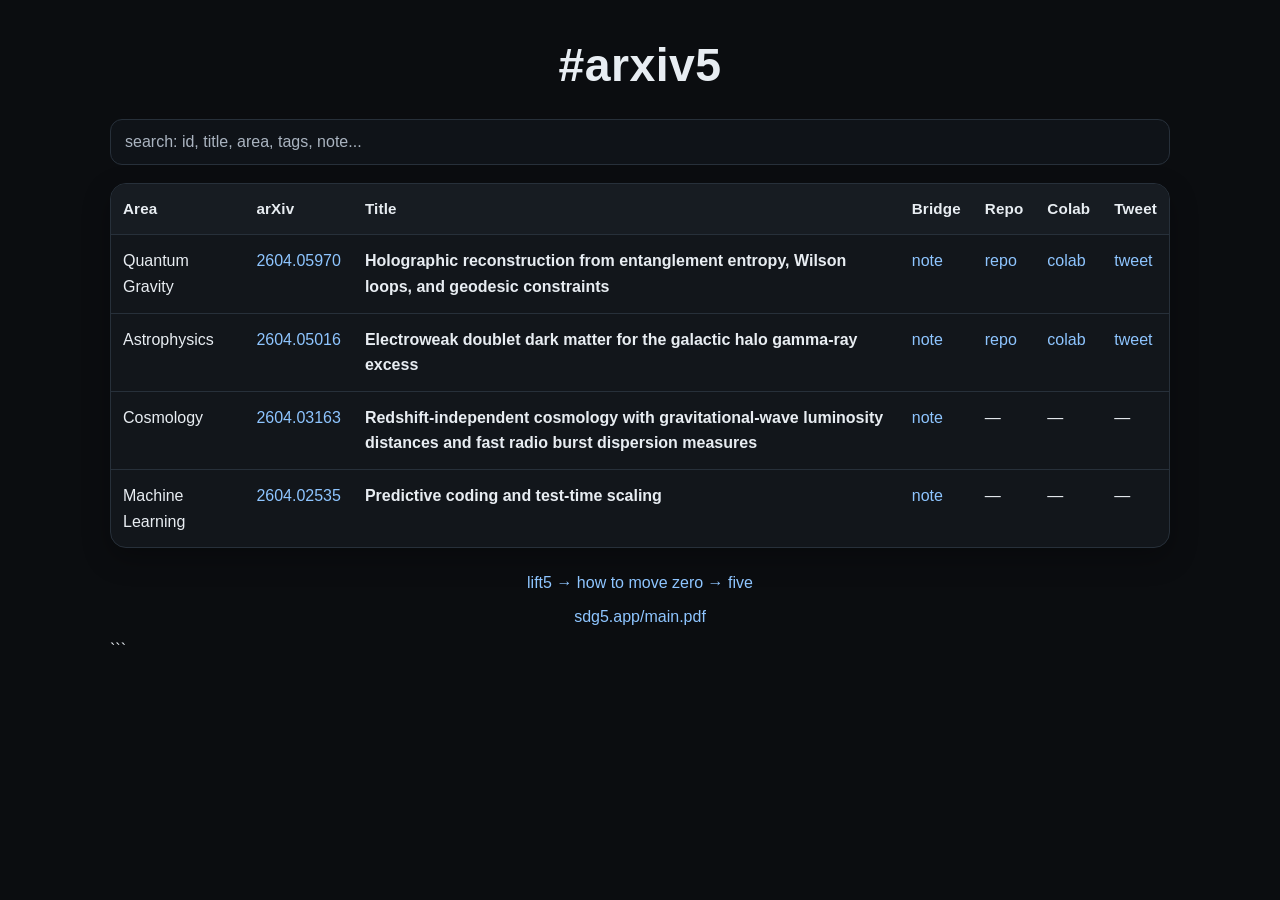
<file: arxiv/index.html>
<!DOCTYPE html>

<html lang="en">
<head>
  <meta charset="UTF-8" />
  <meta name="viewport" content="width=device-width, initial-scale=1.0" />
  <title>arxiv5 | sdg5.app</title>

  <!-- Absolute paths for /arxiv -->

  <link rel="stylesheet" href="styles.css" />
</head>
<body>

  <main class="container">

<!-- ``` -->
<!-- Header -->
<header class="hero">
  <h1>#arxiv5</h1>
<!--
  <p class="tagline">
    arXiv → bridge → engagement
  </p>

  <p class="subtag">
    signal &gt; noise <span class="angle">45° 📐</span>
  </p>

  <p class="goal">
    zero → five (lift5)
  </p>-->
</header>

<!-- Controls -->
<section class="controls">
  <input
    id="searchInput"
    type="text"
    placeholder="search: id, title, area, tags, note..."
  />
</section>

<!-- Table -->
<section class="table-wrap">
  <table id="papersTable">

    <thead>
      <tr>
        <th>Area</th>
        <th>arXiv</th>
        <th>Title</th>
        <th>Bridge</th>
        <th>Repo</th>
        <th>Colab</th>
        <th>Tweet</th>
      </tr>
    </thead>

    <tbody id="papersBody">
      <tr>
        <td colspan="7">Loading…</td>
      </tr>
    </tbody>

  </table>
</section>

<!-- Footer -->
<footer class="footer">
  <p>
    <a href="/arxiv/lift5.html">lift5 → how to move zero → five</a>
  </p>

  <p>
    <a href="/main.pdf" target="_blank">
      sdg5.app/main.pdf
    </a>
  </p>
</footer>
```

  </main>

  <!-- Absolute path -->

  <script src="/arxiv/app.js"></script>

</body>
</html>
</file>
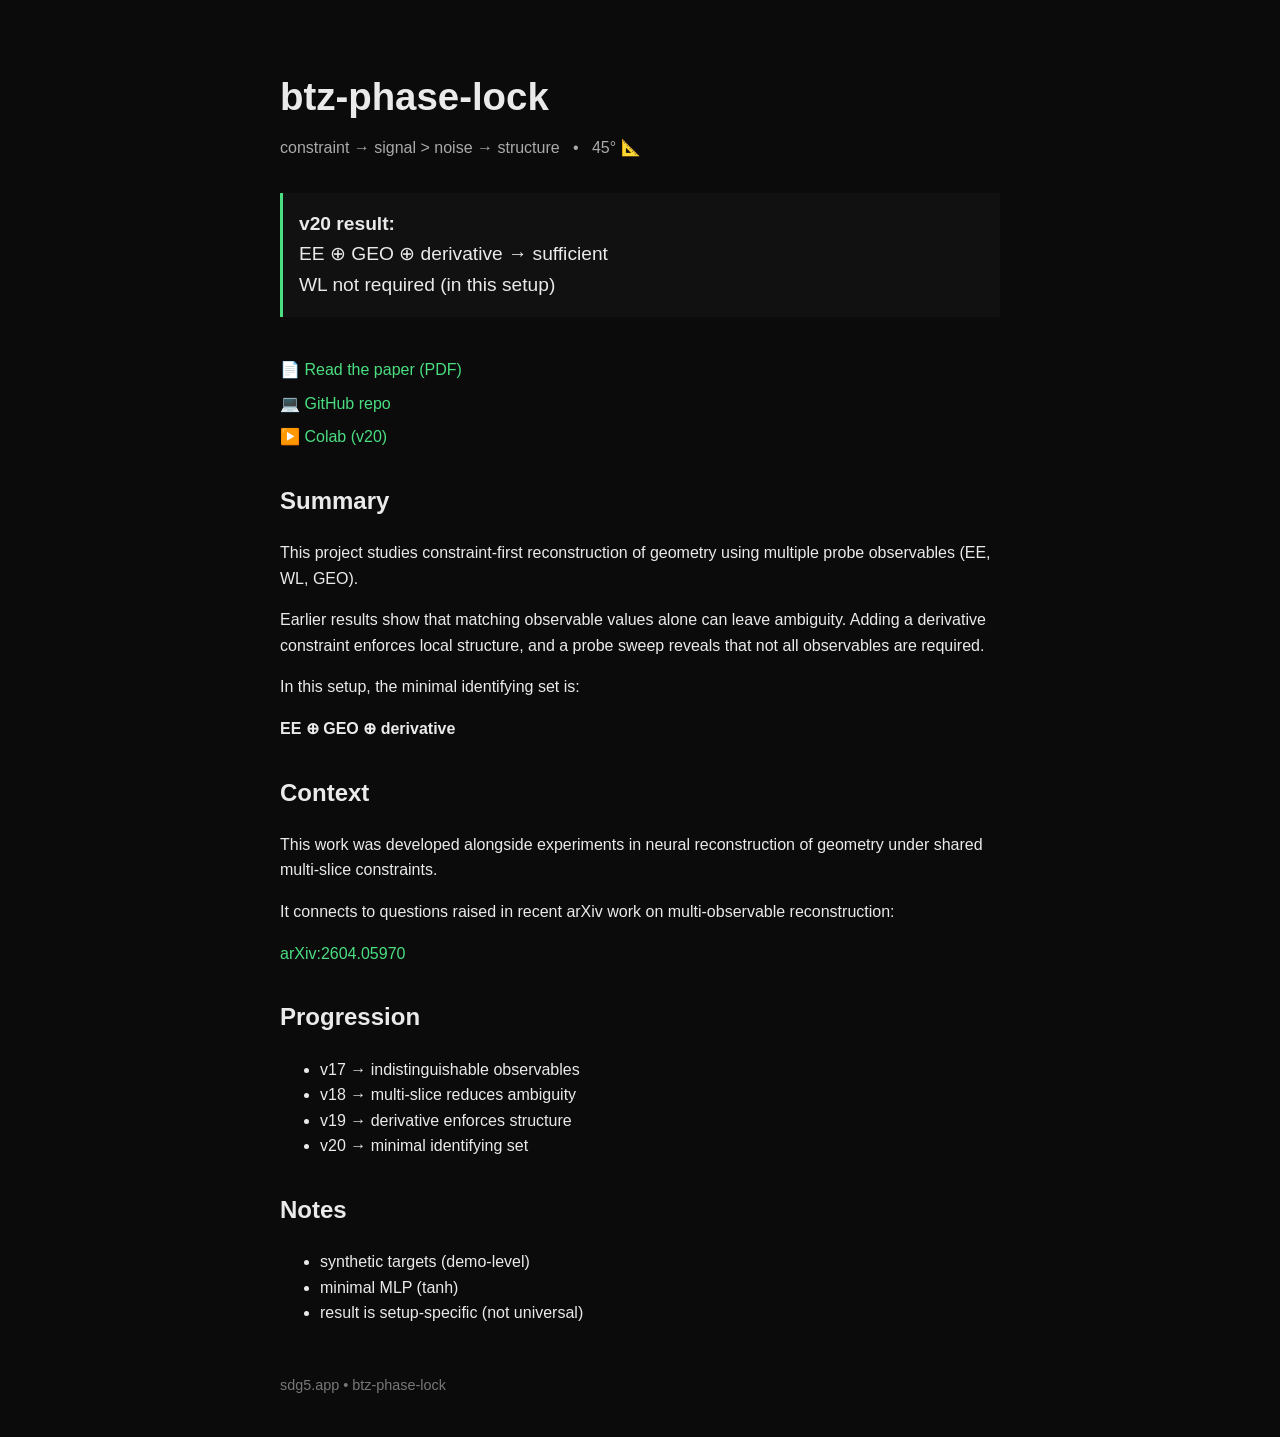
<file: btz-phase-lock/index.html>
<!DOCTYPE html>
<html lang="en">
<head>
  <meta charset="UTF-8" />
  <meta name="viewport" content="width=device-width, initial-scale=1.0" />
  <title>btz-phase-lock — Minimal Identifying Set</title>

  <style>
    body {
      margin: 0;
      font-family: -apple-system, BlinkMacSystemFont, sans-serif;
      background: #0b0b0c;
      color: #eaeaea;
      display: flex;
      justify-content: center;
    }

    .container {
      max-width: 720px;
      padding: 40px 20px;
      line-height: 1.6;
    }

    h1 {
      font-size: 2.4rem;
      margin-bottom: 0.5rem;
    }

    .tagline {
      color: #aaa;
      margin-bottom: 2rem;
    }

    .claim {
      font-size: 1.2rem;
      margin: 2rem 0;
      padding: 1rem;
      border-left: 3px solid #4ade80;
      background: #111;
    }

    a {
      color: #4ade80;
      text-decoration: none;
    }

    a:hover {
      text-decoration: underline;
    }

    .section {
      margin-top: 2rem;
    }

    .links a {
      display: inline-block;
      margin-right: 12px;
      margin-top: 8px;
    }

    .footer {
      margin-top: 3rem;
      font-size: 0.9rem;
      color: #777;
    }
  </style>
</head>
<body>

  <div class="container">

    <h1>btz-phase-lock</h1>

    <div class="tagline">
      constraint → signal &gt; noise → structure &nbsp; • &nbsp; 45° 📐
    </div>

    <div class="claim">
      <b>v20 result:</b><br/>
      EE ⊕ GEO ⊕ derivative → sufficient<br/>
      WL not required (in this setup)
    </div>

    <div class="links">
      📄 <a href="./main.pdf">Read the paper (PDF)</a><br/>
      💻 <a href="https://github.com/thinkthoughts/btz-phase-lock">GitHub repo</a><br/>
      ▶️ <a href="https://colab.research.google.com/github/thinkthoughts/btz-phase-lock/blob/main/ads4_phase_lock_v20_probe_sweep.ipynb">Colab (v20)</a>
    </div>

    <div class="section">
      <h2>Summary</h2>
      <p>
        This project studies constraint-first reconstruction of geometry using multiple probe observables (EE, WL, GEO).
      </p>
      <p>
        Earlier results show that matching observable values alone can leave ambiguity. Adding a derivative constraint enforces local structure, and a probe sweep reveals that not all observables are required.
      </p>
      <p>
        In this setup, the minimal identifying set is:
      </p>
      <p><b>EE ⊕ GEO ⊕ derivative</b></p>
    </div>

    <div class="section">
      <h2>Context</h2>
      <p>
        This work was developed alongside experiments in neural reconstruction of geometry under shared multi-slice constraints.
      </p>
      <p>
        It connects to questions raised in recent arXiv work on multi-observable reconstruction:
      </p>
      <p>
        <a href="https://arxiv.org/abs/2604.05970">arXiv:2604.05970</a>
      </p>
    </div>

    <div class="section">
      <h2>Progression</h2>
      <ul>
        <li>v17 → indistinguishable observables</li>
        <li>v18 → multi-slice reduces ambiguity</li>
        <li>v19 → derivative enforces structure</li>
        <li>v20 → minimal identifying set</li>
      </ul>
    </div>

    <div class="section">
      <h2>Notes</h2>
      <ul>
        <li>synthetic targets (demo-level)</li>
        <li>minimal MLP (tanh)</li>
        <li>result is setup-specific (not universal)</li>
      </ul>
    </div>

    <div class="footer">
      sdg5.app • btz-phase-lock
    </div>

  </div>

</body>
</html>
</file>
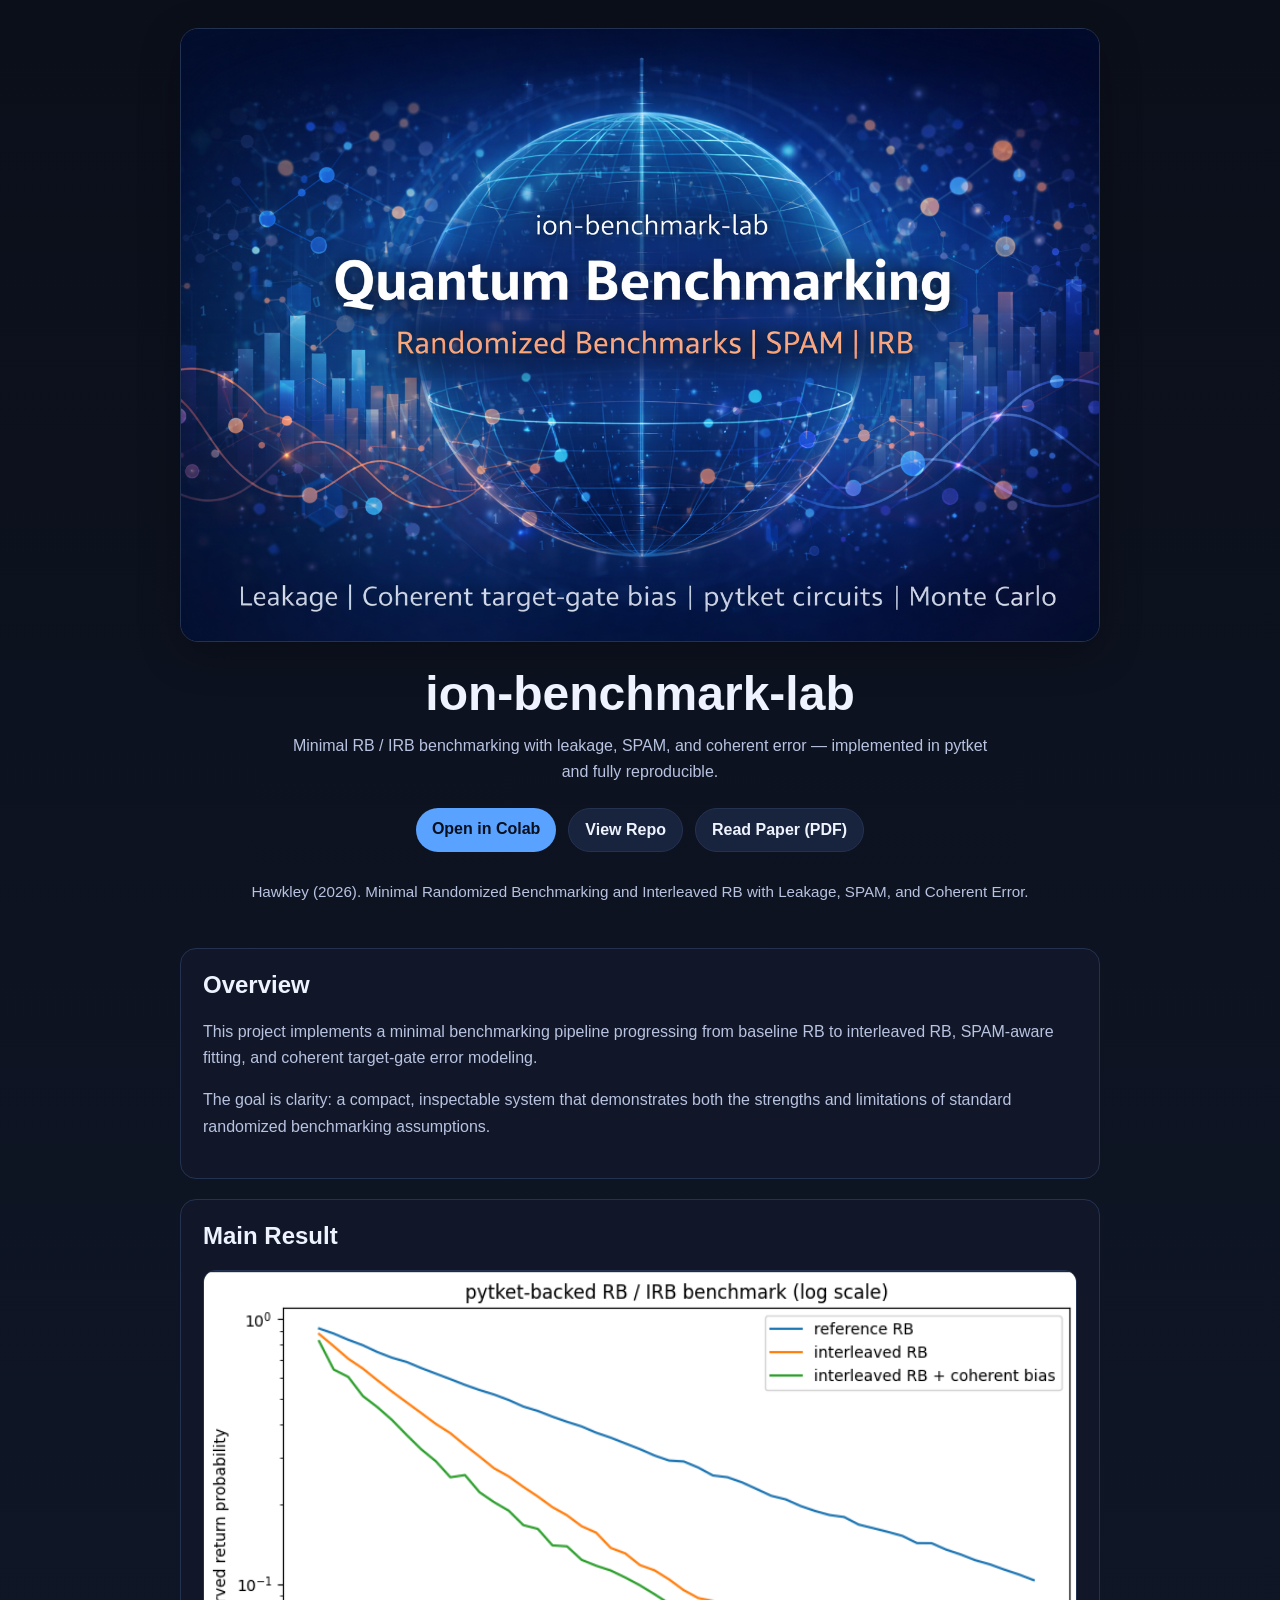
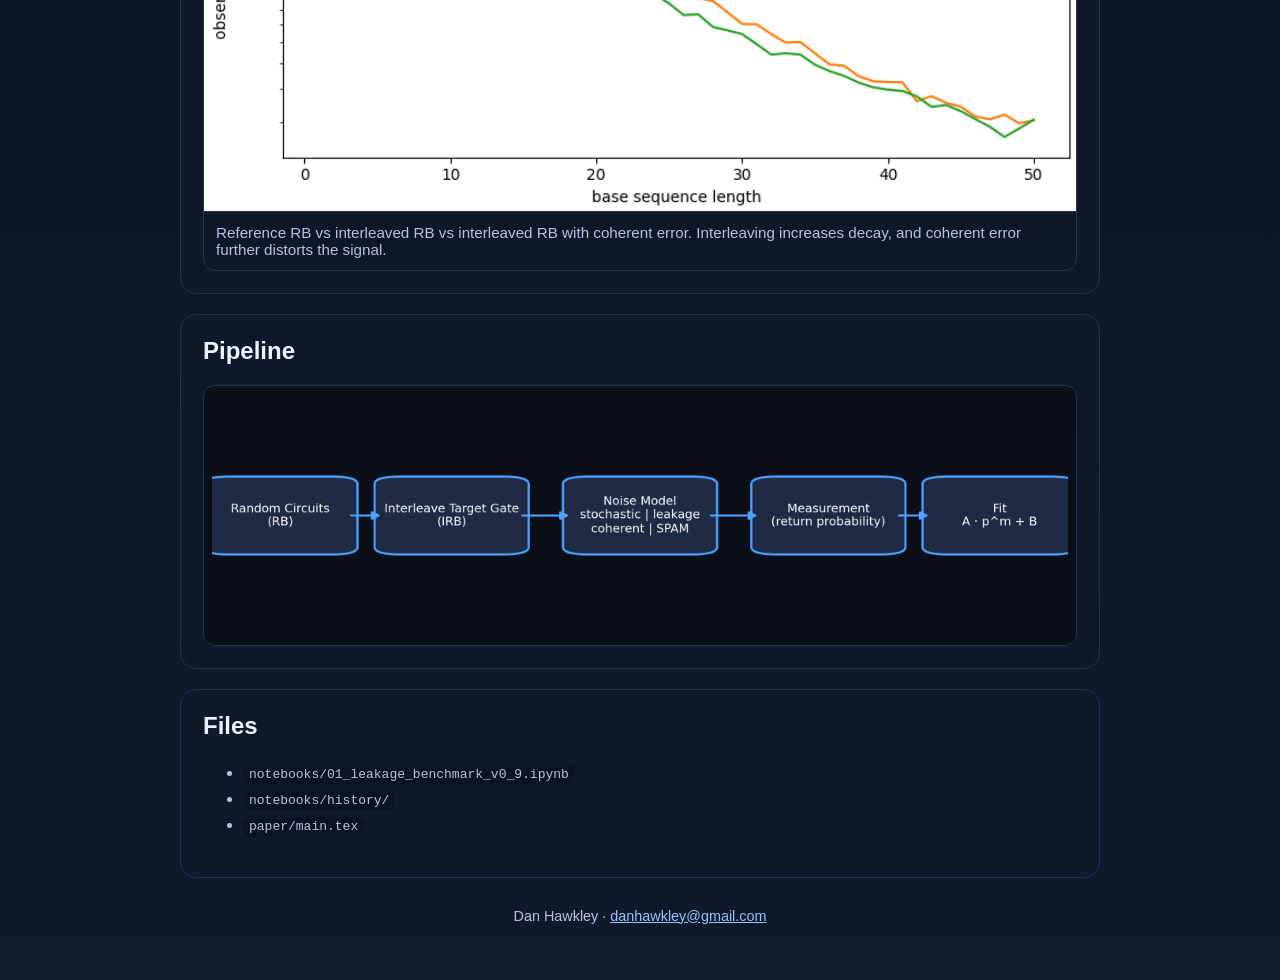
<file: ion-benchmark-lab/index.html>
<!DOCTYPE html>
<html lang="en">
<head>
  <meta charset="UTF-8" />
  <meta name="viewport" content="width=device-width, initial-scale=1.0" />
  <title>ion-benchmark-lab</title>

  <style>
    :root {
      --bg: #0b0f1a;
      --panel: #12182a;
      --text: #eef3ff;
      --muted: #b7c3e0;
      --accent: #5aa2ff;
      --line: #243252;
      --max: 960px;
    }

    * { box-sizing: border-box; }

    body {
      margin: 0;
      font-family: -apple-system, BlinkMacSystemFont, "Segoe UI", sans-serif;
      background: linear-gradient(180deg, #0b0f1a 0%, #111a2d 100%);
      color: var(--text);
    }

    .wrap {
      max-width: var(--max);
      margin: 0 auto;
      padding: 28px 20px 56px;
    }

    .banner {
      border-radius: 18px;
      overflow: hidden;
      border: 1px solid var(--line);
      box-shadow: 0 12px 40px rgba(0,0,0,0.25);
      margin-bottom: 24px;
    }

    .banner img {
      width: 100%;
      display: block;
    }

    h1 {
      text-align: center;
      font-size: clamp(2rem, 4vw, 3rem);
      margin: 10px 0 12px;
    }

    .subtitle {
      text-align: center;
      color: var(--muted);
      max-width: 720px;
      margin: 0 auto 24px;
      line-height: 1.6;
    }

    .actions {
      display: flex;
      justify-content: center;
      gap: 12px;
      flex-wrap: wrap;
      margin-bottom: 28px;
    }

    .btn {
      padding: 12px 16px;
      border-radius: 999px;
      text-decoration: none;
      color: var(--text);
      border: 1px solid var(--line);
      background: #18233d;
      font-weight: 600;
    }

    .btn.primary {
      background: var(--accent);
      color: #07101f;
      border: none;
    }

    .panel {
      background: rgba(18,24,42,0.85);
      border: 1px solid var(--line);
      border-radius: 16px;
      padding: 22px;
      margin-bottom: 20px;
    }

    h2 {
      margin-top: 0;
    }

    p, li {
      color: var(--muted);
      line-height: 1.65;
    }

    .figure {
      margin-top: 16px;
      border-radius: 12px;
      overflow: hidden;
      border: 1px solid var(--line);
    }

    .figure img {
      width: 100%;
      display: block;
    }

    .caption {
      padding: 12px;
      font-size: 0.95rem;
      border-top: 1px solid var(--line);
      color: var(--muted);
    }

    code {
      background: #0d1322;
      padding: 2px 6px;
      border-radius: 6px;
    }

    .footer {
      text-align: center;
      color: var(--muted);
      margin-top: 30px;
      font-size: 0.9rem;
    }

    a { color: #9ac4ff; }
  </style>
</head>

<body>
  <main class="wrap">

    <!-- Banner -->
    <div class="banner">
      <img src="./banner.png" alt="ion-benchmark-lab banner" />
    </div>

    <!-- Title -->
    <h1>ion-benchmark-lab</h1>

    <p class="subtitle">
      Minimal RB / IRB benchmarking with leakage, SPAM, and coherent error —
implemented in pytket and fully reproducible.
    </p>

    <!-- Buttons -->
    <div class="actions">
      <a class="btn primary" href="https://colab.research.google.com/github/thinkthoughts/ion-benchmark-lab/blob/main/notebooks/01_leakage_benchmark_v0_9.ipynb" target="_blank">
        Open in Colab
      </a>
      <a class="btn" href="https://github.com/thinkthoughts/ion-benchmark-lab" target="_blank">
        View Repo
      </a>
      <a class="btn" href="./main.pdf" target="_blank">
        Read Paper (PDF)
      </a>
      <p style="text-align:center; color:#b7c3e0; font-size:0.95rem;">
        Hawkley (2026). Minimal Randomized Benchmarking and Interleaved RB with Leakage, SPAM, and Coherent Error.
      </p>
    </div>

    <!-- Overview -->
    <div class="panel">
      <h2>Overview</h2>
      <p>
        This project implements a minimal benchmarking pipeline progressing from baseline RB
        to interleaved RB, SPAM-aware fitting, and coherent target-gate error modeling.
      </p>
      <p>
        The goal is clarity: a compact, inspectable system that demonstrates both the strengths
        and limitations of standard randomized benchmarking assumptions.
      </p>
    </div>

    <!-- Result -->
    <div class="panel">
      <h2>Main Result</h2>

      <div class="figure">
        <img src="./rb_irb_plot.png" alt="RB vs IRB plot" />
        <div class="caption">
          Reference RB vs interleaved RB vs interleaved RB with coherent error.
          Interleaving increases decay, and coherent error further distorts the signal.
        </div>
      </div>
    </div>

    <!-- Pipeline -->
    <div class="panel">
      <h2>Pipeline</h2>

      <div class="figure">
        <img src="./pipeline.png" alt="Benchmark pipeline diagram" />
      </div>
    </div>

    <!-- Files -->
    <div class="panel">
      <h2>Files</h2>
      <ul>
        <li><code>notebooks/01_leakage_benchmark_v0_9.ipynb</code></li>
        <li><code>notebooks/history/</code></li>
        <li><code>paper/main.tex</code></li>
      </ul>
    </div>

    <!-- Footer -->
    <div class="footer">
      Dan Hawkley · <a href="mailto:danhawkley@gmail.com">danhawkley@gmail.com</a>
    </div>

  </main>
</body>
</html>
</file>
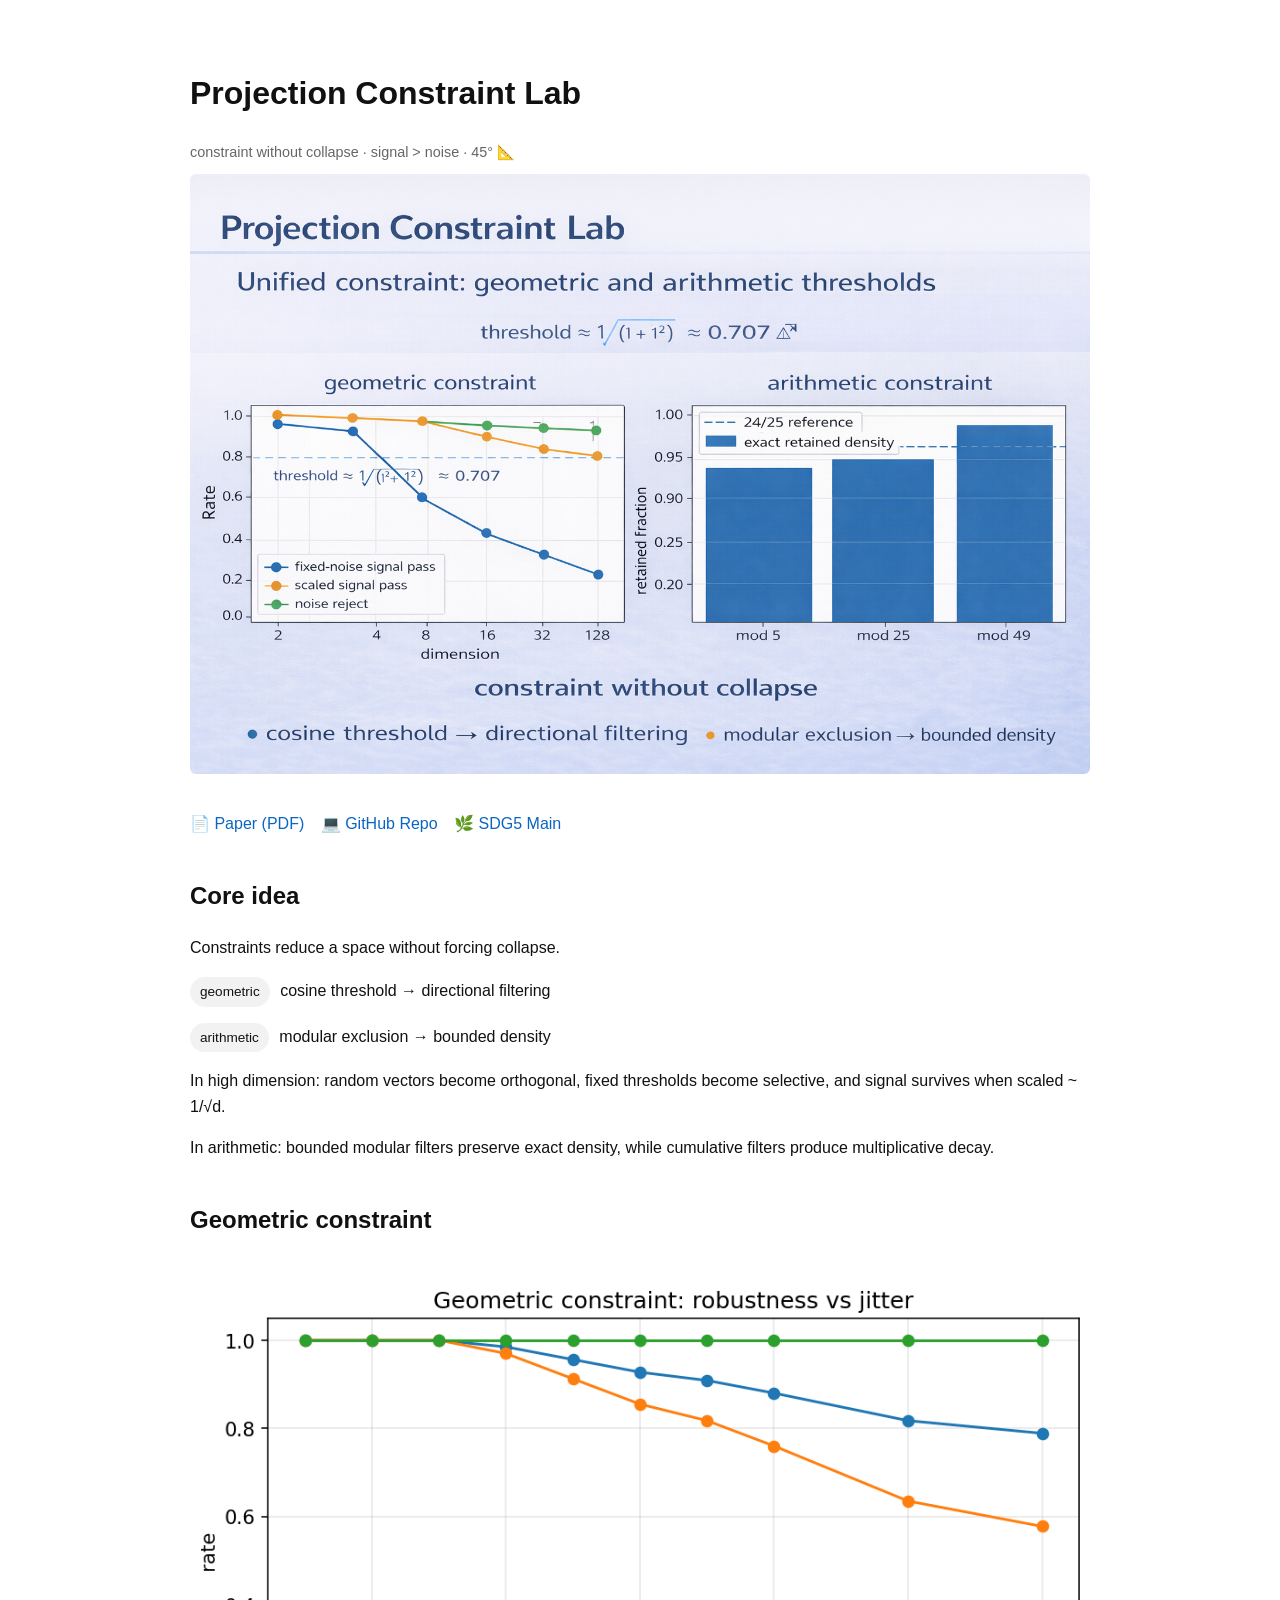
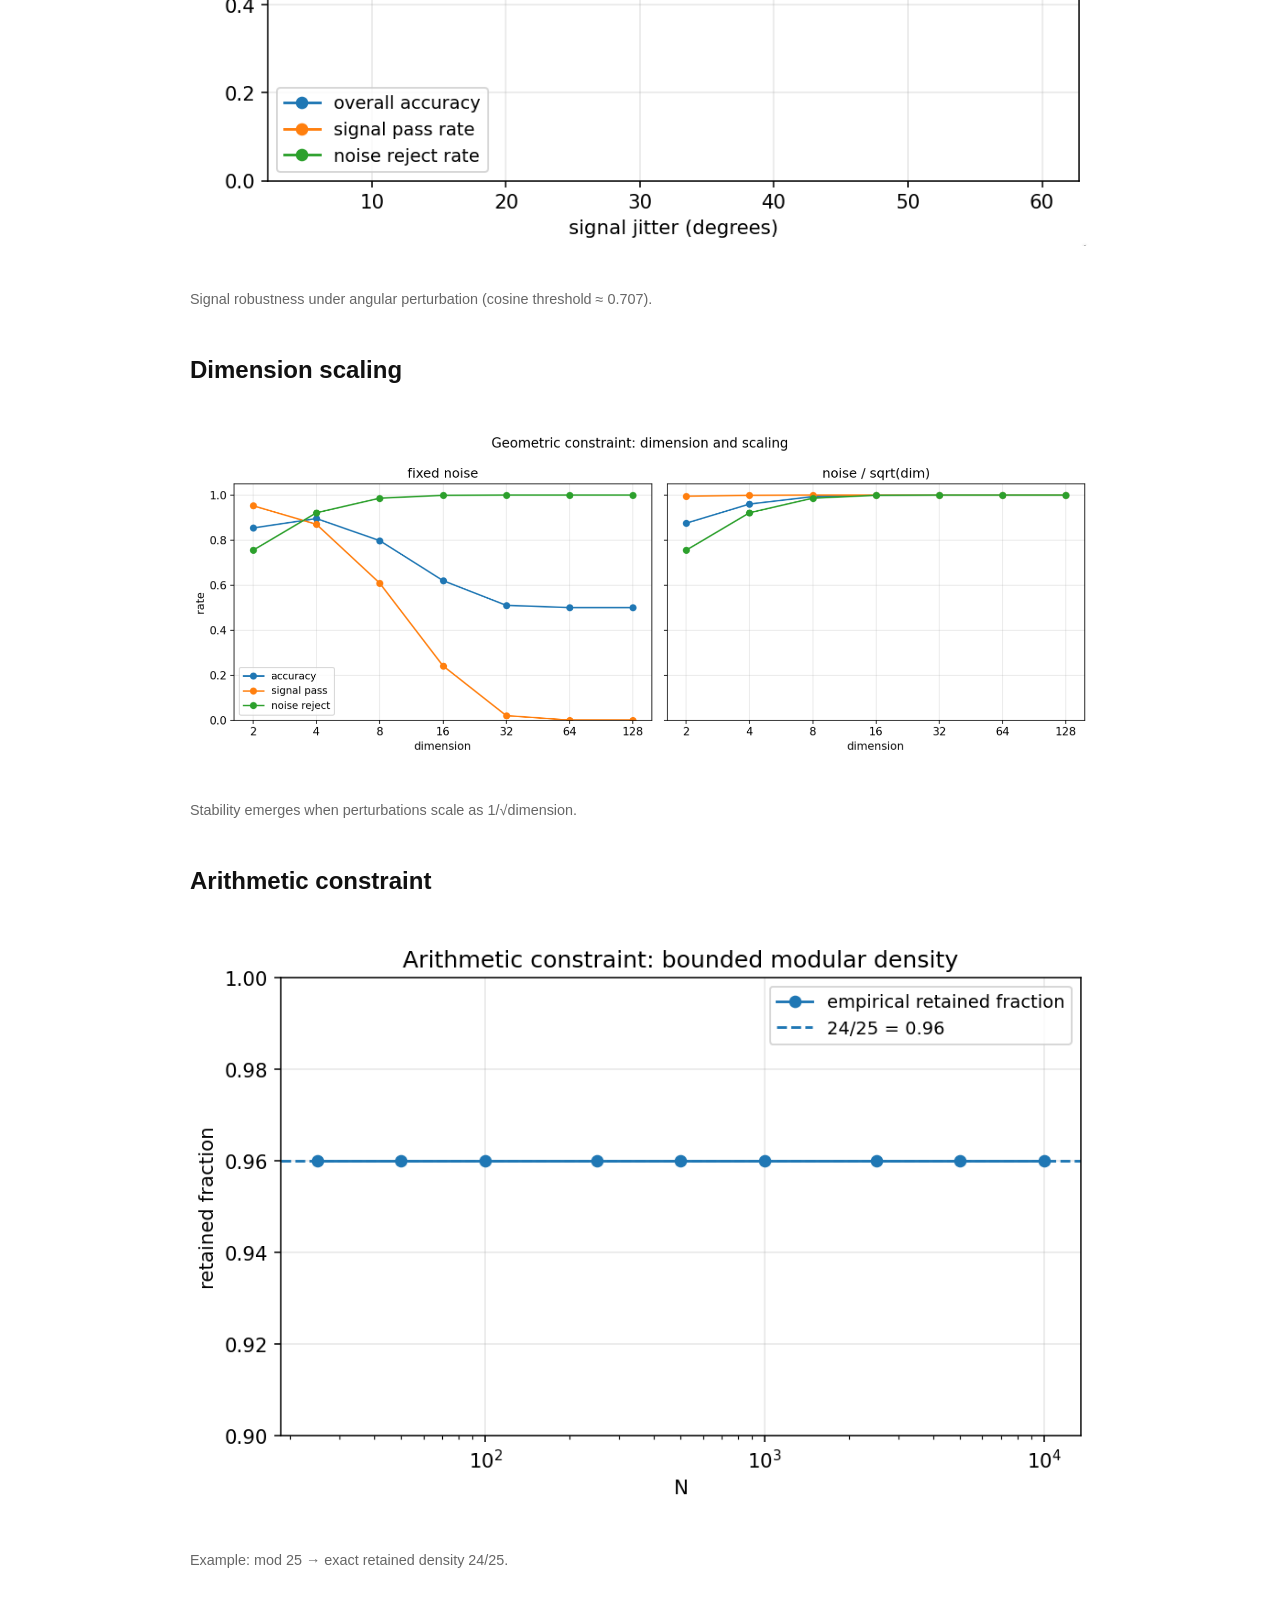
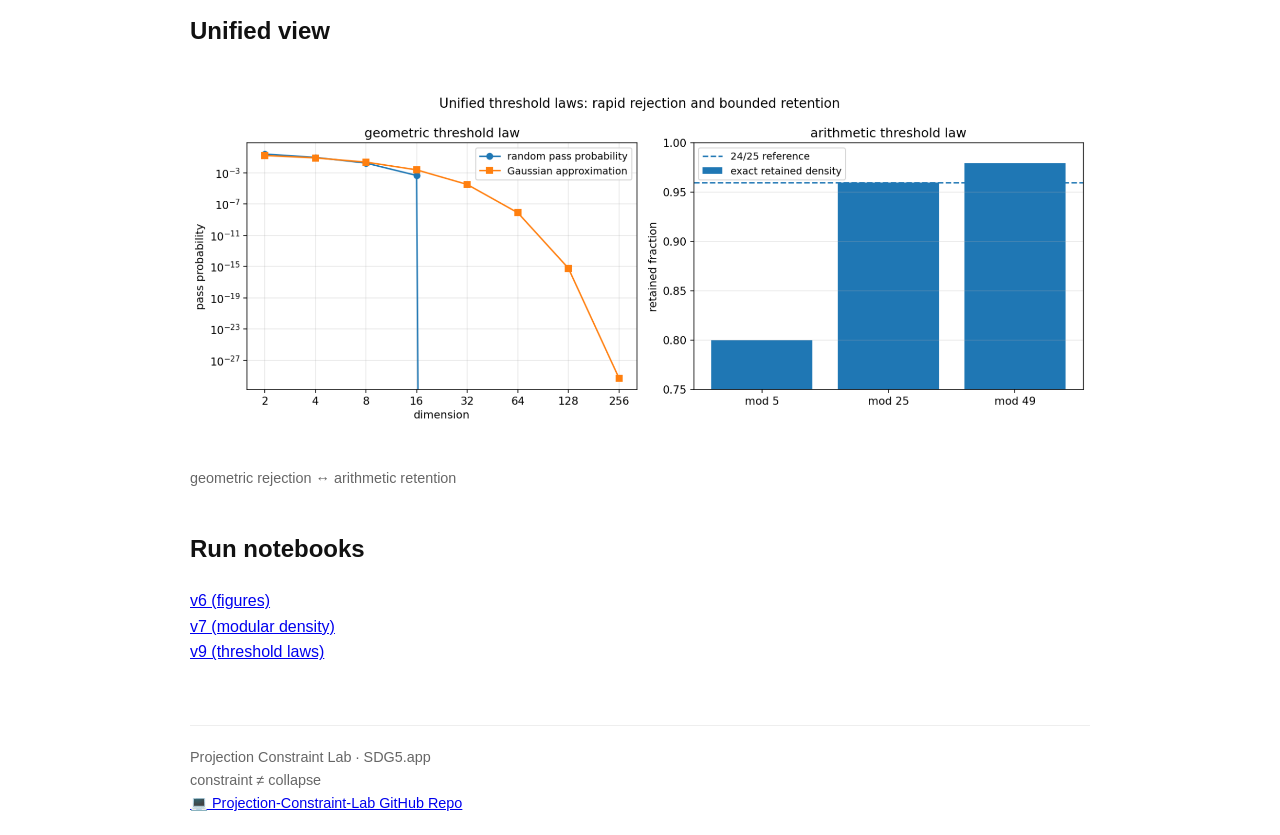
<file: projection-constraint-lab/index.html>
<!DOCTYPE html>
<html lang="en">
<head>
  <meta charset="UTF-8" />
  <meta name="viewport" content="width=device-width, initial-scale=1.0"/>
  <title>Projection Constraint Lab</title>

  <style>
    body {
      margin: 0;
      font-family: -apple-system, BlinkMacSystemFont, sans-serif;
      background: #ffffff;
      color: #111;
      line-height: 1.6;
    }

    .container {
      max-width: 900px;
      margin: 0 auto;
      padding: 20px;
    }

    h1, h2 {
      margin-top: 1.5em;
    }

    img {
      width: 100%;
      border-radius: 6px;
      margin: 20px 0;
    }

    .banner {
      margin-top: 10px;
    }

    .links a {
      display: inline-block;
      margin-right: 12px;
      margin-top: 10px;
      text-decoration: none;
      color: #0a66c2;
    }

    .section {
      margin-top: 40px;
    }

    .small {
      color: #666;
      font-size: 0.9em;
    }

    .footer {
      margin-top: 60px;
      padding-top: 20px;
      border-top: 1px solid #eee;
      font-size: 0.9em;
      color: #666;
    }

    .pill {
      display: inline-block;
      background: #f2f2f2;
      padding: 4px 10px;
      border-radius: 999px;
      margin-right: 6px;
      font-size: 0.85em;
    }
  </style>
</head>
<body>

<div class="container">

  <!-- TITLE -->
  <h1>Projection Constraint Lab</h1>

  <div class="small">
    constraint without collapse · signal &gt; noise · 45° 📐
  </div>

  <!-- BANNER -->
  <img class="banner" src="images/banner.png" alt="Projection Constraint Lab banner">

  <!-- LINKS -->
  <div class="links">
    <a href="main.pdf" target="_blank">📄 Paper (PDF)</a>
    <a href="https://github.com/thinkthoughts/projection-constraint-lab" target="_blank">💻 GitHub Repo</a>
    <a href="https://sdg5.app/main.pdf" target="_blank">🌿 SDG5 Main</a>
  </div>

  <!-- CORE IDEA -->
  <div class="section">
    <h2>Core idea</h2>

    <p>
      Constraints reduce a space without forcing collapse.
    </p>

    <p>
      <span class="pill">geometric</span>
      cosine threshold → directional filtering
    </p>

    <p>
      <span class="pill">arithmetic</span>
      modular exclusion → bounded density
    </p>

    <p>
      In high dimension:
      random vectors become orthogonal,
      fixed thresholds become selective,
      and signal survives when scaled ~ 1/√d.
    </p>

    <p>
      In arithmetic:
      bounded modular filters preserve exact density,
      while cumulative filters produce multiplicative decay.
    </p>
  </div>

  <!-- GEOMETRIC -->
  <div class="section">
    <h2>Geometric constraint</h2>

    <img src="images/figure_geometric_jitter.png" alt="Geometric constraint jitter">

    <p class="small">
      Signal robustness under angular perturbation (cosine threshold ≈ 0.707).
    </p>
  </div>

  <!-- DIMENSION -->
  <div class="section">
    <h2>Dimension scaling</h2>

    <img src="images/figure_dimension_scaling.png" alt="Dimension scaling">

    <p class="small">
      Stability emerges when perturbations scale as 1/√dimension.
    </p>
  </div>

  <!-- MODULAR -->
  <div class="section">
    <h2>Arithmetic constraint</h2>

    <img src="images/figure_modular_density.png" alt="Modular density">

    <p class="small">
      Example: mod 25 → exact retained density 24/25.
    </p>
  </div>

  <!-- UNIFIED -->
  <div class="section">
    <h2>Unified view</h2>

    <img src="images/figure_unified_threshold.png" alt="Unified threshold">

    <p class="small">
      geometric rejection ↔ arithmetic retention
    </p>
  </div>

  <!-- NOTEBOOKS -->
  <div class="section">
    <h2>Run notebooks</h2>

    <p>
      <a href="https://colab.research.google.com/github/thinkthoughts/projection-constraint-lab/blob/main/colabs/constraint_gate_v6_publication_figures.ipynb" target="_blank">v6 (figures)</a><br/>
      <a href="https://colab.research.google.com/github/thinkthoughts/projection-constraint-lab/blob/main/colabs/constraint_gate_v7_bounded_density_24_25.ipynb" target="_blank">v7 (modular density)</a><br/>
      <a href="https://colab.research.google.com/github/thinkthoughts/projection-constraint-lab/blob/main/colabs/constraint_gate_v9_threshold_bounds.ipynb" target="_blank">v9 (threshold laws)</a>
    </p>
  </div>

  <!-- FOOTER -->
  <div class="footer">
    Projection Constraint Lab · SDG5.app<br/>
    constraint ≠ collapse<br/>
    <a href="https://github.com/thinkthoughts/projection-constraint-lab" target="_blank">💻 Projection-Constraint-Lab GitHub Repo</a>
  </div>

</div>

</body>
</html>
</file>
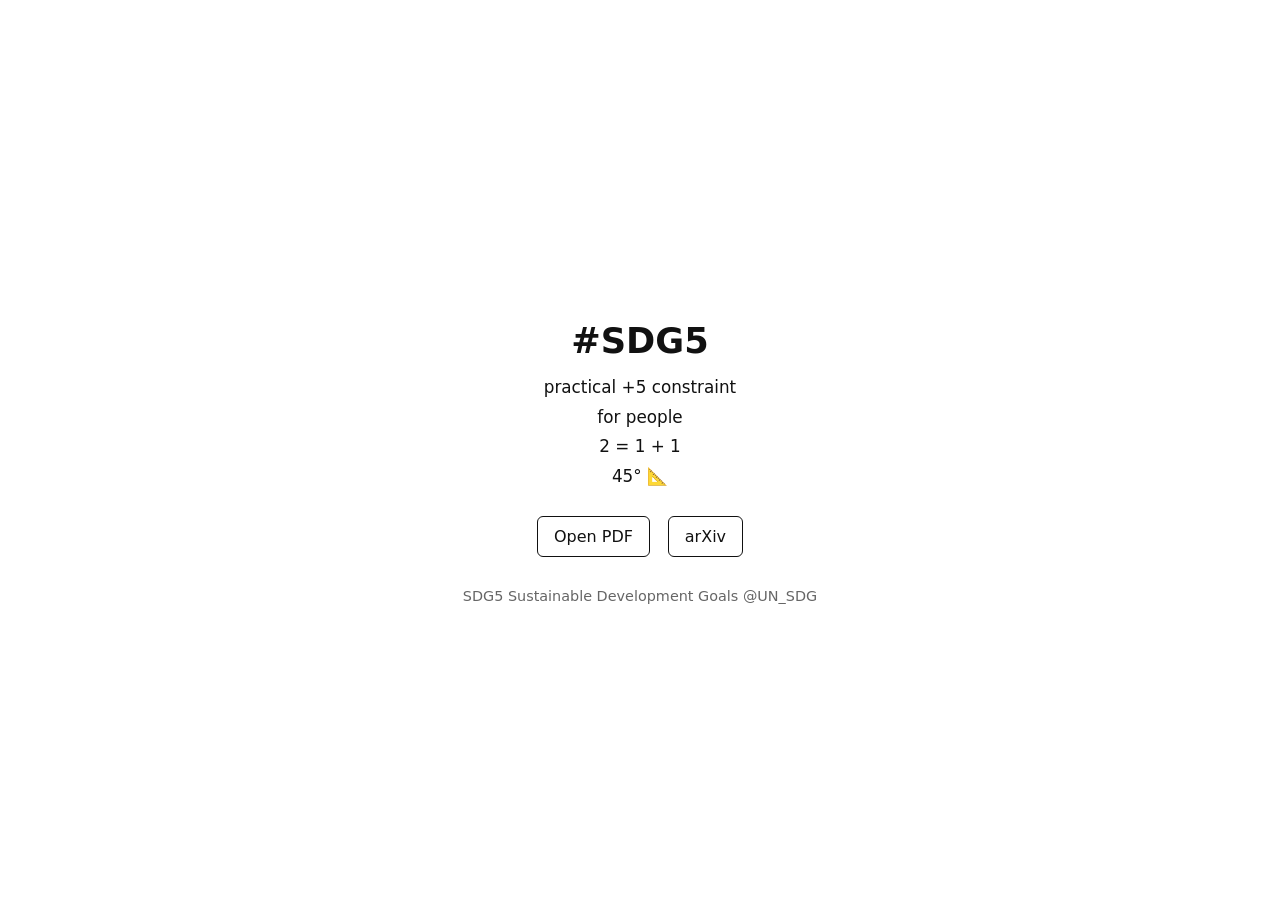
<file: index260411.html>
<!doctype html>
<html lang="en">
<head>
  <meta charset="utf-8">
  <title>SDG5</title>
  <meta name="viewport" content="width=device-width, initial-scale=1">

  <style>
    body {
      font-family: system-ui, -apple-system, sans-serif;
      margin: 0;
      padding: 0;
      display: flex;
      align-items: center;
      justify-content: center;
      height: 100vh;
      background: #ffffff;
      color: #111;
      text-align: center;
    }

    .container {
      max-width: 500px;
      padding: 20px;
    }

    h1 {
      font-size: 2.2rem;
      margin-bottom: 1rem;
    }

    p {
      margin: 0.6rem 0;
      font-size: 1.05rem;
    }

    .links {
      margin-top: 1.5rem;
    }

    a {
      display: inline-block;
      margin: 0.4rem;
      padding: 10px 16px;
      text-decoration: none;
      border: 1px solid #111;
      border-radius: 6px;
      color: #111;
      font-weight: 500;
    }

    a:hover {
      background: #111;
      color: #fff;
    }

    .subtle {
      margin-top: 1.5rem;
      font-size: 0.9rem;
      color: #666;
    }
  </style>
</head>
<body>
  <div class="container">
    <h1>#SDG5</h1>

    <p>practical +5 constraint</p>
    <p>for people</p>

    <p>2 = 1 + 1</p>
    <p>45° 📐</p>

    <div class="links">
      <a href="/main.pdf">Open PDF</a>
      <a href="https://antiviolentintelligence.ai/arxiv/">arXiv</a>
      <!-- <a href="/bc/">Breathing Cities</a> -->
    </div>

    <div class="subtle">
      SDG5 Sustainable Development Goals @UN_SDG
    </div>
  </div>
</body>
</html>
</file>
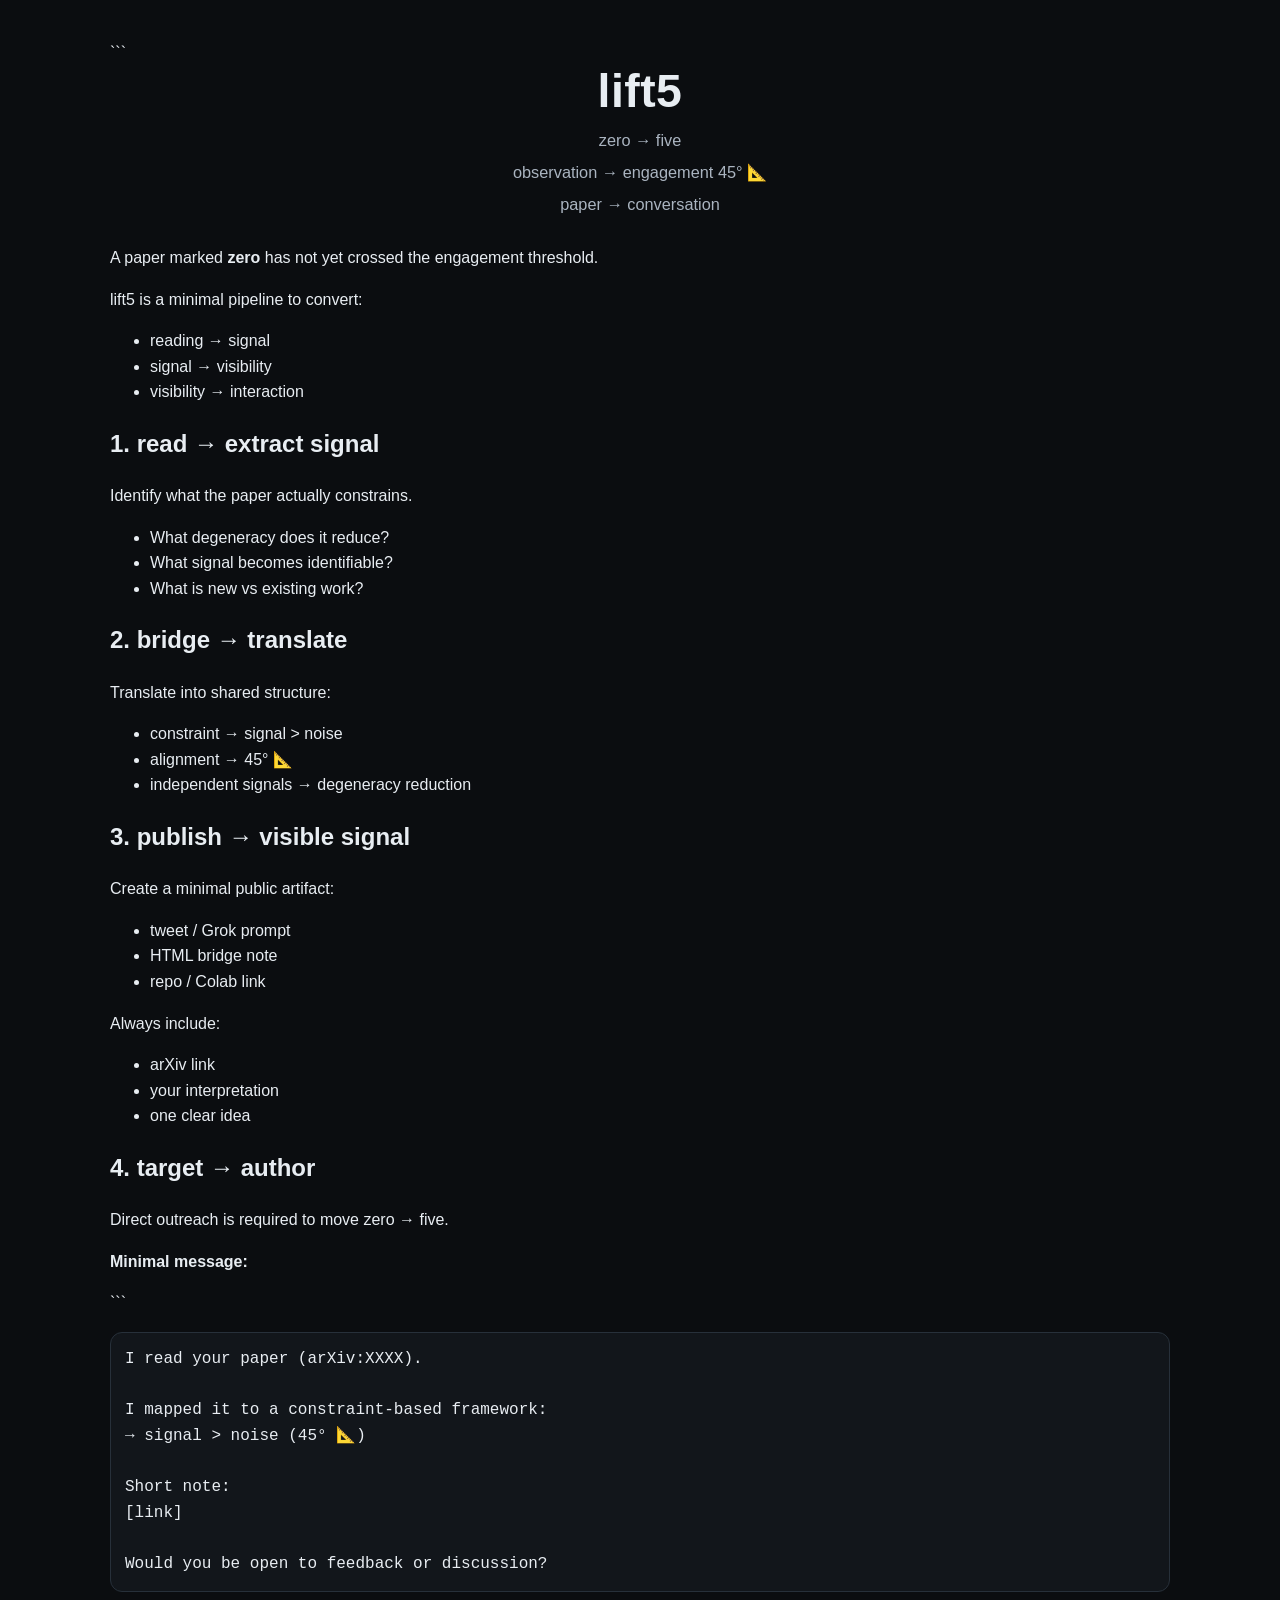
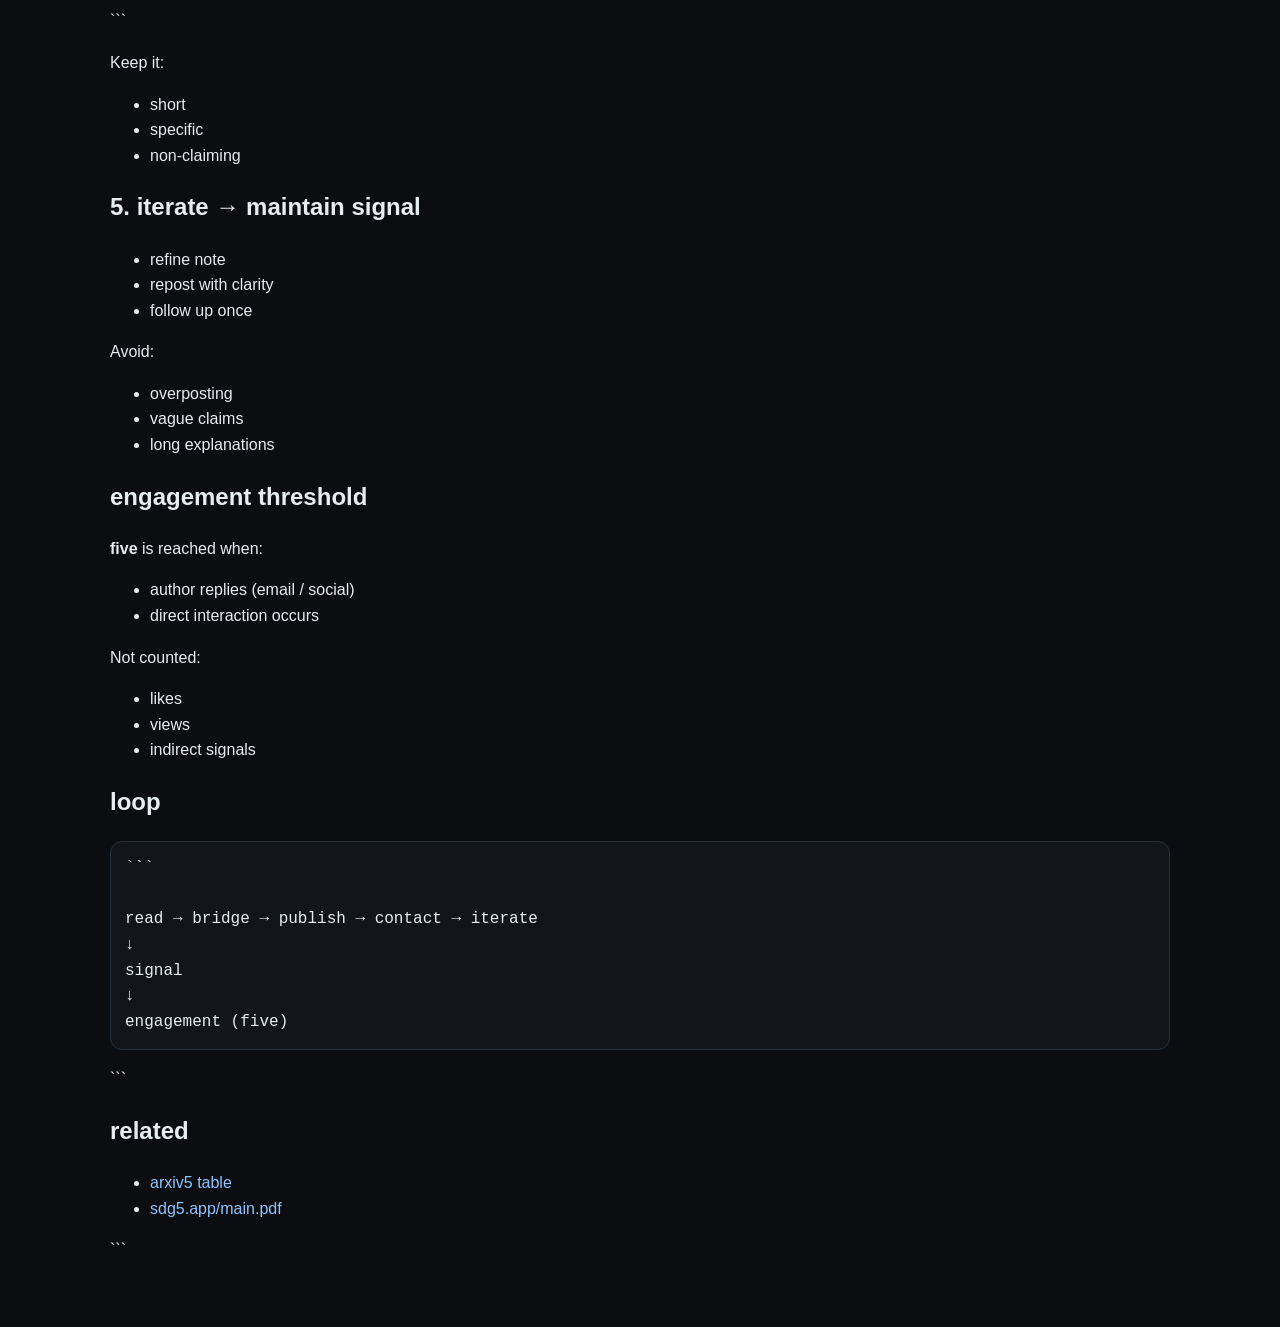
<file: arxiv/lift5.html>
<!DOCTYPE html>

<html lang="en">
<head>
  <meta charset="UTF-8" />
  <meta name="viewport" content="width=device-width, initial-scale=1.0" />
  <title>lift5 | arxiv5.app</title>

  <link rel="stylesheet" href="styles.css" />
</head>
<body>

  <main class="container">

```
<!-- Header -->
<header class="hero">
  <h1>lift5</h1>

  <p class="tagline">
    zero → five
  </p>

  <p class="subtag">
    observation → engagement  
    <span class="angle">45° 📐</span>
  </p>

  <p class="goal">
    paper → conversation
  </p>
</header>

<!-- Intro -->
<section>
  <p>
    A paper marked <strong>zero</strong> has not yet crossed the engagement threshold.
  </p>

  <p>
    lift5 is a minimal pipeline to convert:
  </p>

  <ul>
    <li>reading → signal</li>
    <li>signal → visibility</li>
    <li>visibility → interaction</li>
  </ul>
</section>

<!-- Step 1 -->
<section>
  <h2>1. read → extract signal</h2>
  <p>
    Identify what the paper actually constrains.
  </p>
  <ul>
    <li>What degeneracy does it reduce?</li>
    <li>What signal becomes identifiable?</li>
    <li>What is new vs existing work?</li>
  </ul>
</section>

<!-- Step 2 -->
<section>
  <h2>2. bridge → translate</h2>
  <p>
    Translate into shared structure:
  </p>
  <ul>
    <li>constraint → signal &gt; noise</li>
    <li>alignment → 45° 📐</li>
    <li>independent signals → degeneracy reduction</li>
  </ul>
</section>

<!-- Step 3 -->
<section>
  <h2>3. publish → visible signal</h2>
  <p>
    Create a minimal public artifact:
  </p>

  <ul>
    <li>tweet / Grok prompt</li>
    <li>HTML bridge note</li>
    <li>repo / Colab link</li>
  </ul>

  <p>
    Always include:
  </p>

  <ul>
    <li>arXiv link</li>
    <li>your interpretation</li>
    <li>one clear idea</li>
  </ul>
</section>

<!-- Step 4 -->
<section>
  <h2>4. target → author</h2>

  <p>
    Direct outreach is required to move zero → five.
  </p>

  <p><strong>Minimal message:</strong></p>
```

<pre>
I read your paper (arXiv:XXXX).

I mapped it to a constraint-based framework:
→ signal > noise (45° 📐)

Short note:
[link]

Would you be open to feedback or discussion?
</pre>

```
  <p>
    Keep it:
  </p>
  <ul>
    <li>short</li>
    <li>specific</li>
    <li>non-claiming</li>
  </ul>
</section>

<!-- Step 5 -->
<section>
  <h2>5. iterate → maintain signal</h2>

  <ul>
    <li>refine note</li>
    <li>repost with clarity</li>
    <li>follow up once</li>
  </ul>

  <p>
    Avoid:
  </p>

  <ul>
    <li>overposting</li>
    <li>vague claims</li>
    <li>long explanations</li>
  </ul>
</section>

<!-- Definition -->
<section>
  <h2>engagement threshold</h2>

  <p>
    <strong>five</strong> is reached when:
  </p>

  <ul>
    <li>author replies (email / social)</li>
    <li>direct interaction occurs</li>
  </ul>

  <p>
    Not counted:
  </p>

  <ul>
    <li>likes</li>
    <li>views</li>
    <li>indirect signals</li>
  </ul>
</section>

<!-- Loop -->
<section>
  <h2>loop</h2>

  <pre>
```

read → bridge → publish → contact → iterate
↓
signal
↓
engagement (five) </pre> </section>

```
<!-- Links -->
<section>
  <h2>related</h2>

  <ul>
    <li><a href="index.html">arxiv5 table</a></li>
    <li><a href="https://sdg5.app/main.pdf" target="_blank">sdg5.app/main.pdf</a></li>
  </ul>
</section>
```

  </main>

</body>
</html>
</file>
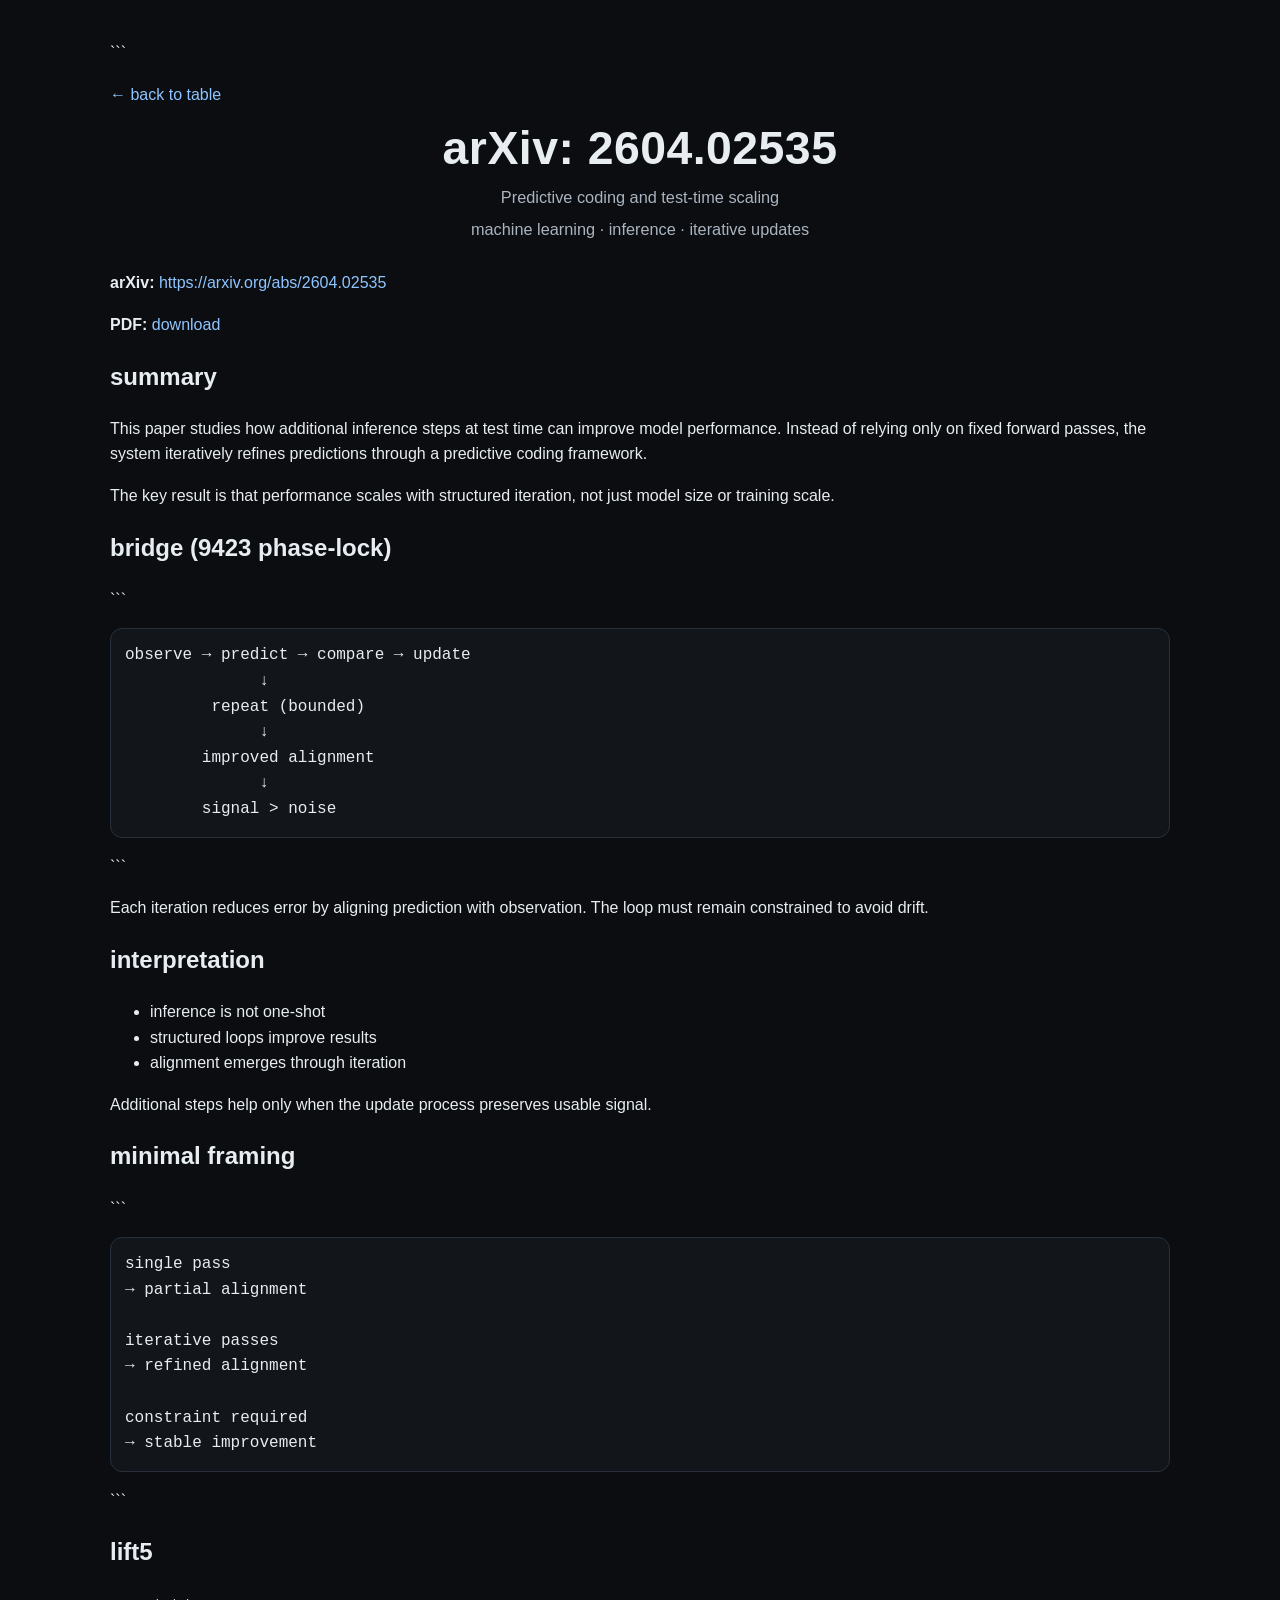
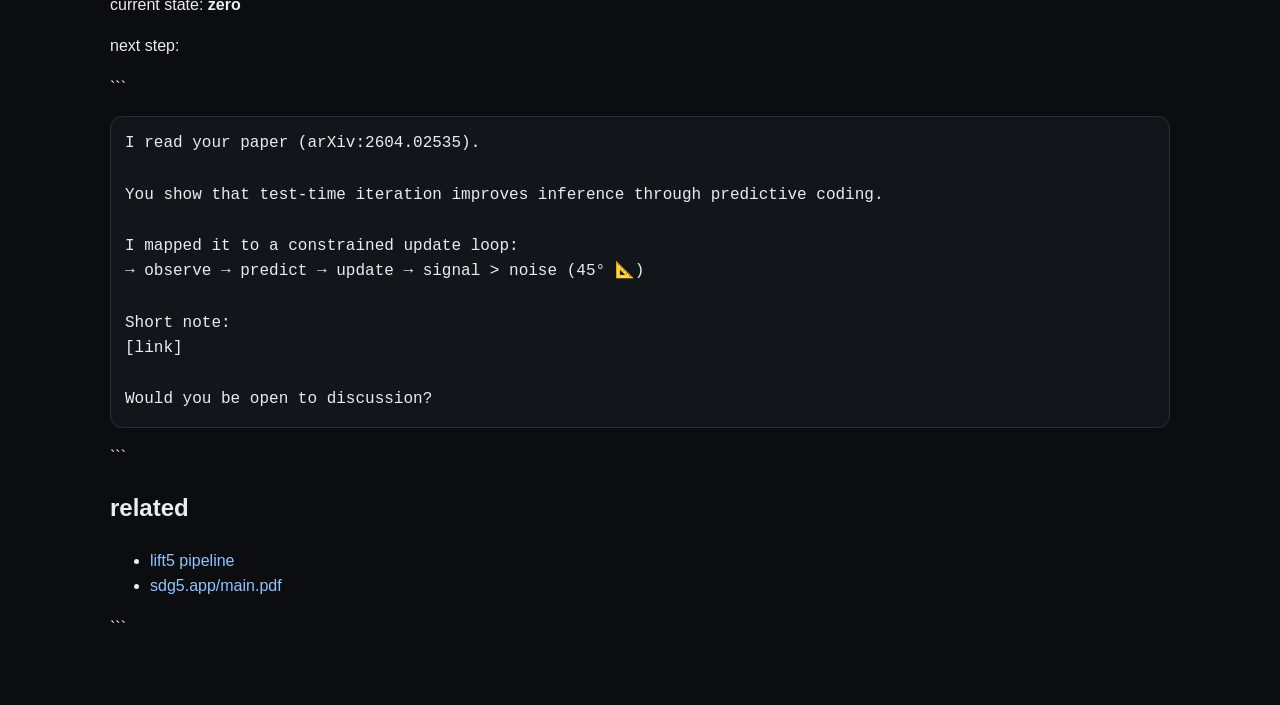
<file: arxiv/papers/2604.02535.html>
<!DOCTYPE html>

<html lang="en">
<head>
  <meta charset="UTF-8" />
  <meta name="viewport" content="width=device-width, initial-scale=1.0" />
  <title>2604.02535 | arxiv5.app</title>

  <link rel="stylesheet" href="../styles.css" />
</head>
<body>

  <main class="container">

```
<!-- Back -->
<p><a href="../index.html">← back to table</a></p>

<!-- Title -->
<header class="hero">
  <h1>arXiv: 2604.02535</h1>

  <p class="tagline">
    Predictive coding and test-time scaling
  </p>

  <p class="subtag">
    machine learning · inference · iterative updates
  </p>
</header>

<!-- Links -->
<section>
  <p>
    <strong>arXiv:</strong>
    <a href="https://arxiv.org/abs/2604.02535" target="_blank">
      https://arxiv.org/abs/2604.02535
    </a>
  </p>

  <p>
    <strong>PDF:</strong>
    <a href="https://arxiv.org/pdf/2604.02535.pdf" target="_blank">
      download
    </a>
  </p>
</section>

<!-- Summary -->
<section>
  <h2>summary</h2>

  <p>
    This paper studies how additional inference steps at test time can improve model performance.
    Instead of relying only on fixed forward passes, the system iteratively refines predictions
    through a predictive coding framework.
  </p>

  <p>
    The key result is that performance scales with structured iteration,
    not just model size or training scale.
  </p>
</section>

<!-- Bridge -->
<section>
  <h2>bridge (9423 phase-lock)</h2>
```

<pre>
observe → predict → compare → update
              ↓
         repeat (bounded)
              ↓
        improved alignment
              ↓
        signal > noise
</pre>

```
  <p>
    Each iteration reduces error by aligning prediction with observation.
    The loop must remain constrained to avoid drift.
  </p>
</section>

<!-- Interpretation -->
<section>
  <h2>interpretation</h2>

  <ul>
    <li>inference is not one-shot</li>
    <li>structured loops improve results</li>
    <li>alignment emerges through iteration</li>
  </ul>

  <p>
    Additional steps help only when the update process preserves usable signal.
  </p>
</section>

<!-- Minimal framing -->
<section>
  <h2>minimal framing</h2>
```

<pre>
single pass
→ partial alignment

iterative passes
→ refined alignment

constraint required
→ stable improvement
</pre>

```
</section>

<!-- Lift5 -->
<section>
  <h2>lift5</h2>

  <p>
    current state: <strong>zero</strong>
  </p>

  <p>
    next step:
  </p>
```

<pre>
I read your paper (arXiv:2604.02535).

You show that test-time iteration improves inference through predictive coding.

I mapped it to a constrained update loop:
→ observe → predict → update → signal > noise (45° 📐)

Short note:
[link]

Would you be open to discussion?
</pre>

```
</section>

<!-- Related -->
<section>
  <h2>related</h2>

  <ul>
    <li><a href="../lift5.html">lift5 pipeline</a></li>
    <li><a href="https://sdg5.app/main.pdf" target="_blank">sdg5.app/main.pdf</a></li>
  </ul>
</section>
```

  </main>

</body>
</html>
</file>
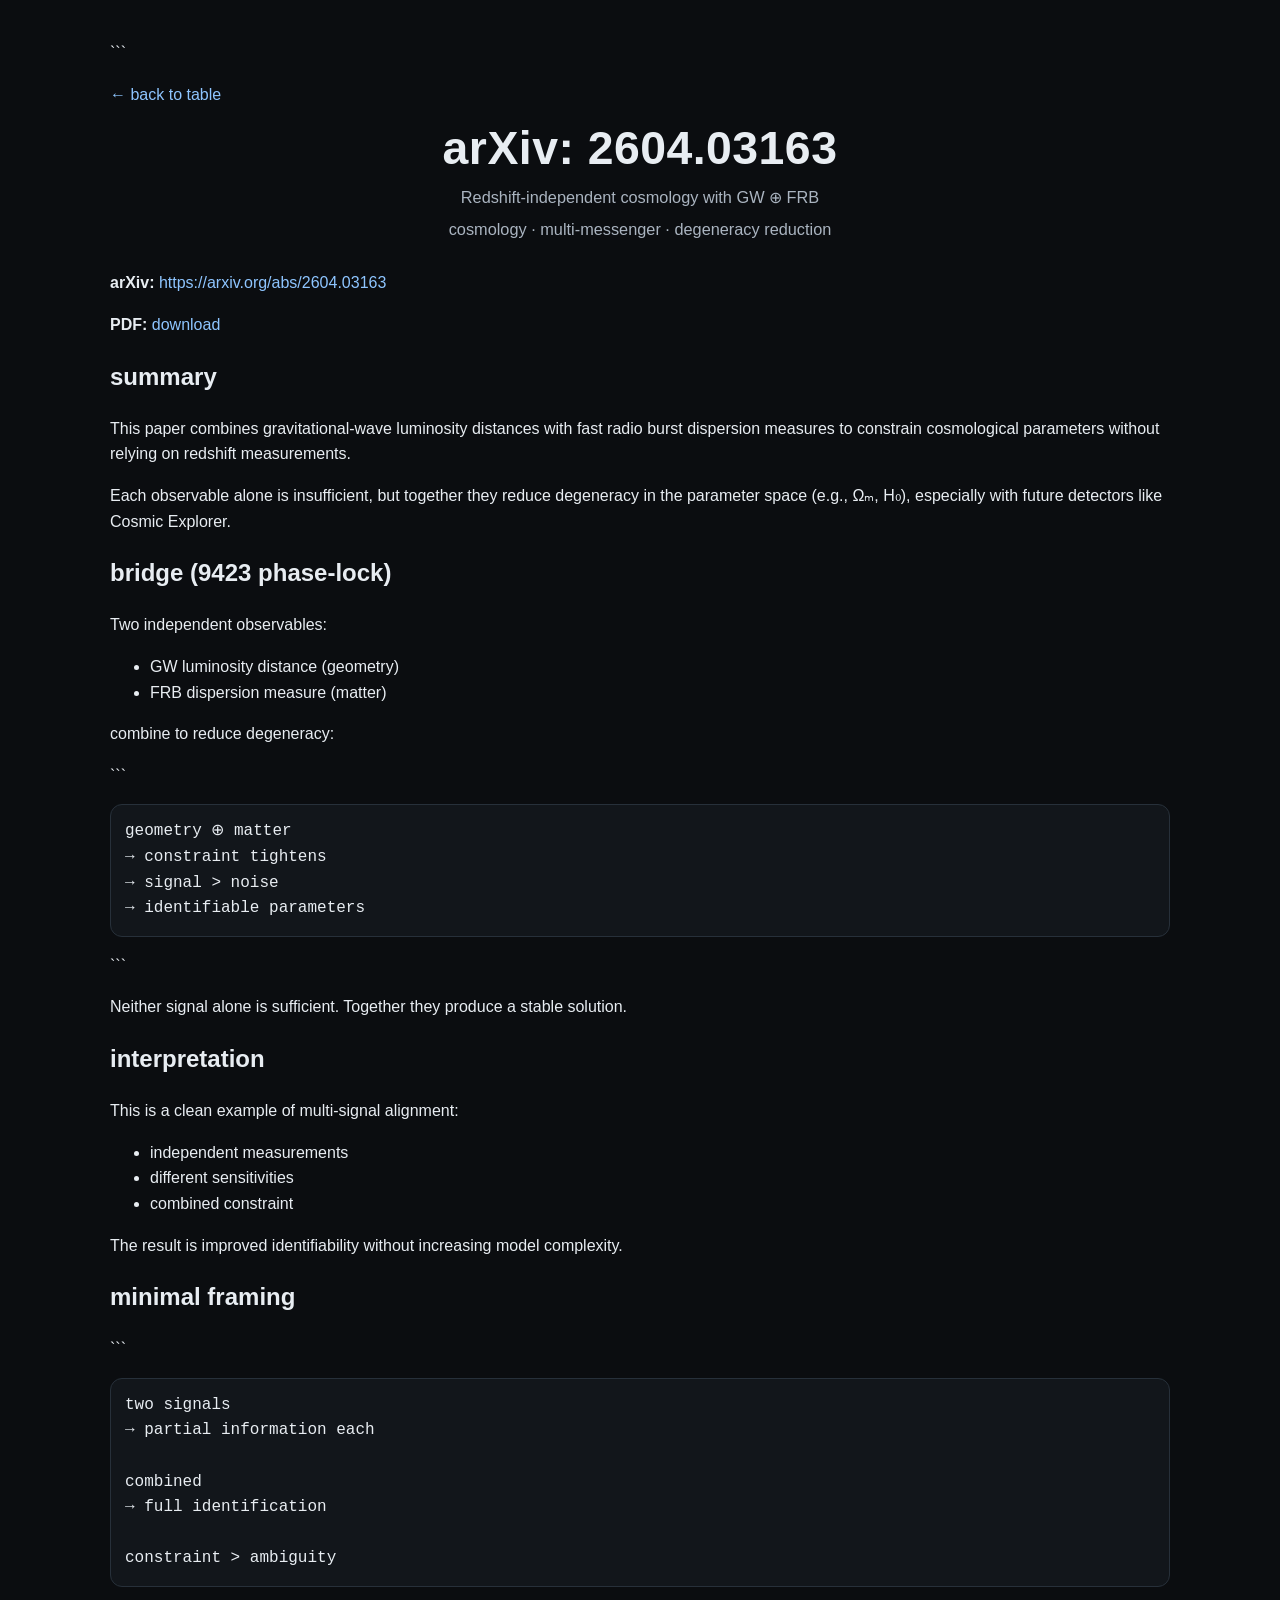
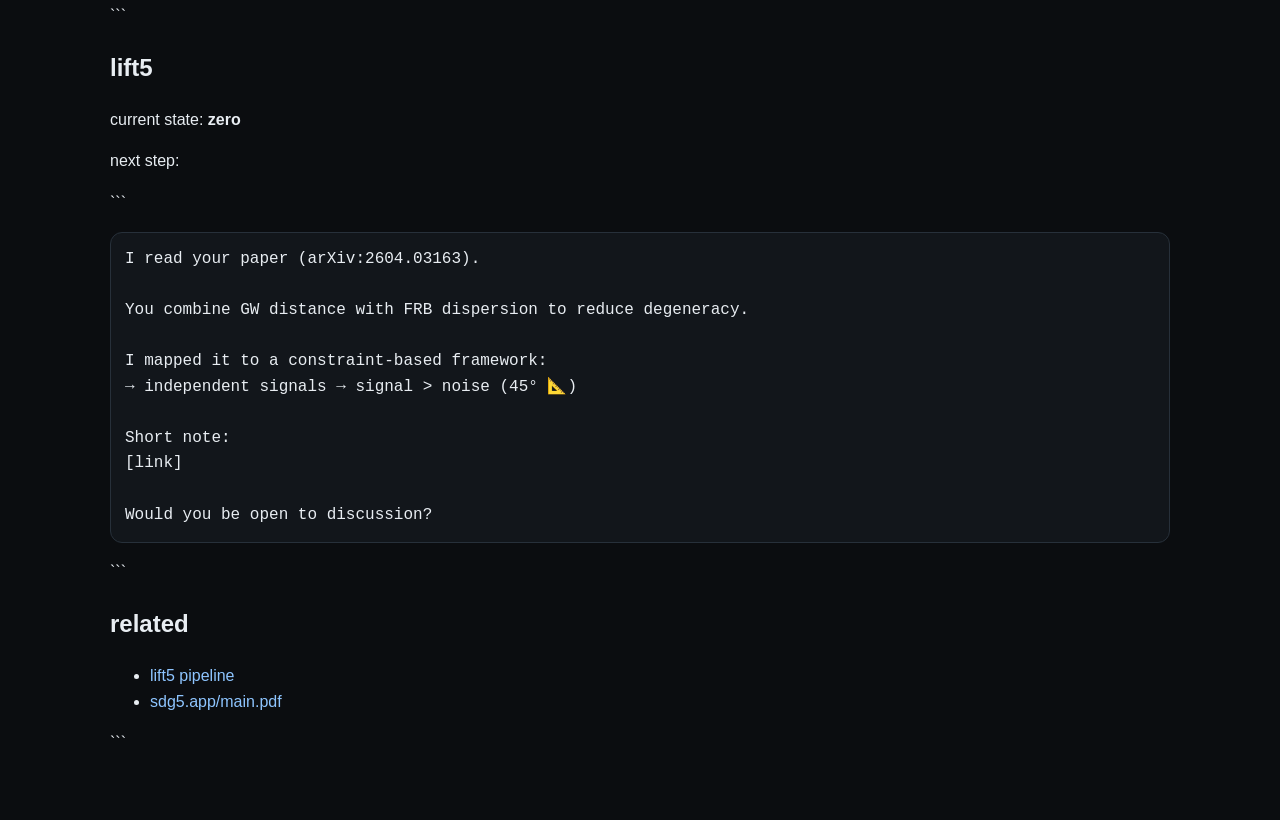
<file: arxiv/papers/2604.03163.html>
<!DOCTYPE html>

<html lang="en">
<head>
  <meta charset="UTF-8" />
  <meta name="viewport" content="width=device-width, initial-scale=1.0" />
  <title>2604.03163 | arxiv5.app</title>

  <link rel="stylesheet" href="../styles.css" />
</head>
<body>

  <main class="container">

```
<!-- Back -->
<p><a href="../index.html">← back to table</a></p>

<!-- Title -->
<header class="hero">
  <h1>arXiv: 2604.03163</h1>

  <p class="tagline">
    Redshift-independent cosmology with GW ⊕ FRB
  </p>

  <p class="subtag">
    cosmology · multi-messenger · degeneracy reduction
  </p>
</header>

<!-- Links -->
<section>
  <p>
    <strong>arXiv:</strong>
    <a href="https://arxiv.org/abs/2604.03163" target="_blank">
      https://arxiv.org/abs/2604.03163
    </a>
  </p>

  <p>
    <strong>PDF:</strong>
    <a href="https://arxiv.org/pdf/2604.03163.pdf" target="_blank">
      download
    </a>
  </p>
</section>

<!-- Summary -->
<section>
  <h2>summary</h2>

  <p>
    This paper combines gravitational-wave luminosity distances with fast radio burst dispersion measures
    to constrain cosmological parameters without relying on redshift measurements.
  </p>

  <p>
    Each observable alone is insufficient, but together they reduce degeneracy in the parameter space
    (e.g., Ωₘ, H₀), especially with future detectors like Cosmic Explorer.
  </p>
</section>

<!-- Bridge -->
<section>
  <h2>bridge (9423 phase-lock)</h2>

  <p>
    Two independent observables:
  </p>

  <ul>
    <li>GW luminosity distance (geometry)</li>
    <li>FRB dispersion measure (matter)</li>
  </ul>

  <p>
    combine to reduce degeneracy:
  </p>
```

<pre>
geometry ⊕ matter
→ constraint tightens
→ signal > noise
→ identifiable parameters
</pre>

```
  <p>
    Neither signal alone is sufficient. Together they produce a stable solution.
  </p>
</section>

<!-- Interpretation -->
<section>
  <h2>interpretation</h2>

  <p>
    This is a clean example of multi-signal alignment:
  </p>

  <ul>
    <li>independent measurements</li>
    <li>different sensitivities</li>
    <li>combined constraint</li>
  </ul>

  <p>
    The result is improved identifiability without increasing model complexity.
  </p>
</section>

<!-- Minimal framing -->
<section>
  <h2>minimal framing</h2>
```

<pre>
two signals
→ partial information each

combined
→ full identification

constraint > ambiguity
</pre>

```
</section>

<!-- Lift5 -->
<section>
  <h2>lift5</h2>

  <p>
    current state: <strong>zero</strong>
  </p>

  <p>
    next step:
  </p>
```

<pre>
I read your paper (arXiv:2604.03163).

You combine GW distance with FRB dispersion to reduce degeneracy.

I mapped it to a constraint-based framework:
→ independent signals → signal > noise (45° 📐)

Short note:
[link]

Would you be open to discussion?
</pre>

```
</section>

<!-- Related -->
<section>
  <h2>related</h2>

  <ul>
    <li><a href="../lift5.html">lift5 pipeline</a></li>
    <li><a href="https://sdg5.app/main.pdf" target="_blank">sdg5.app/main.pdf</a></li>
  </ul>
</section>
```

  </main>

</body>
</html>
</file>
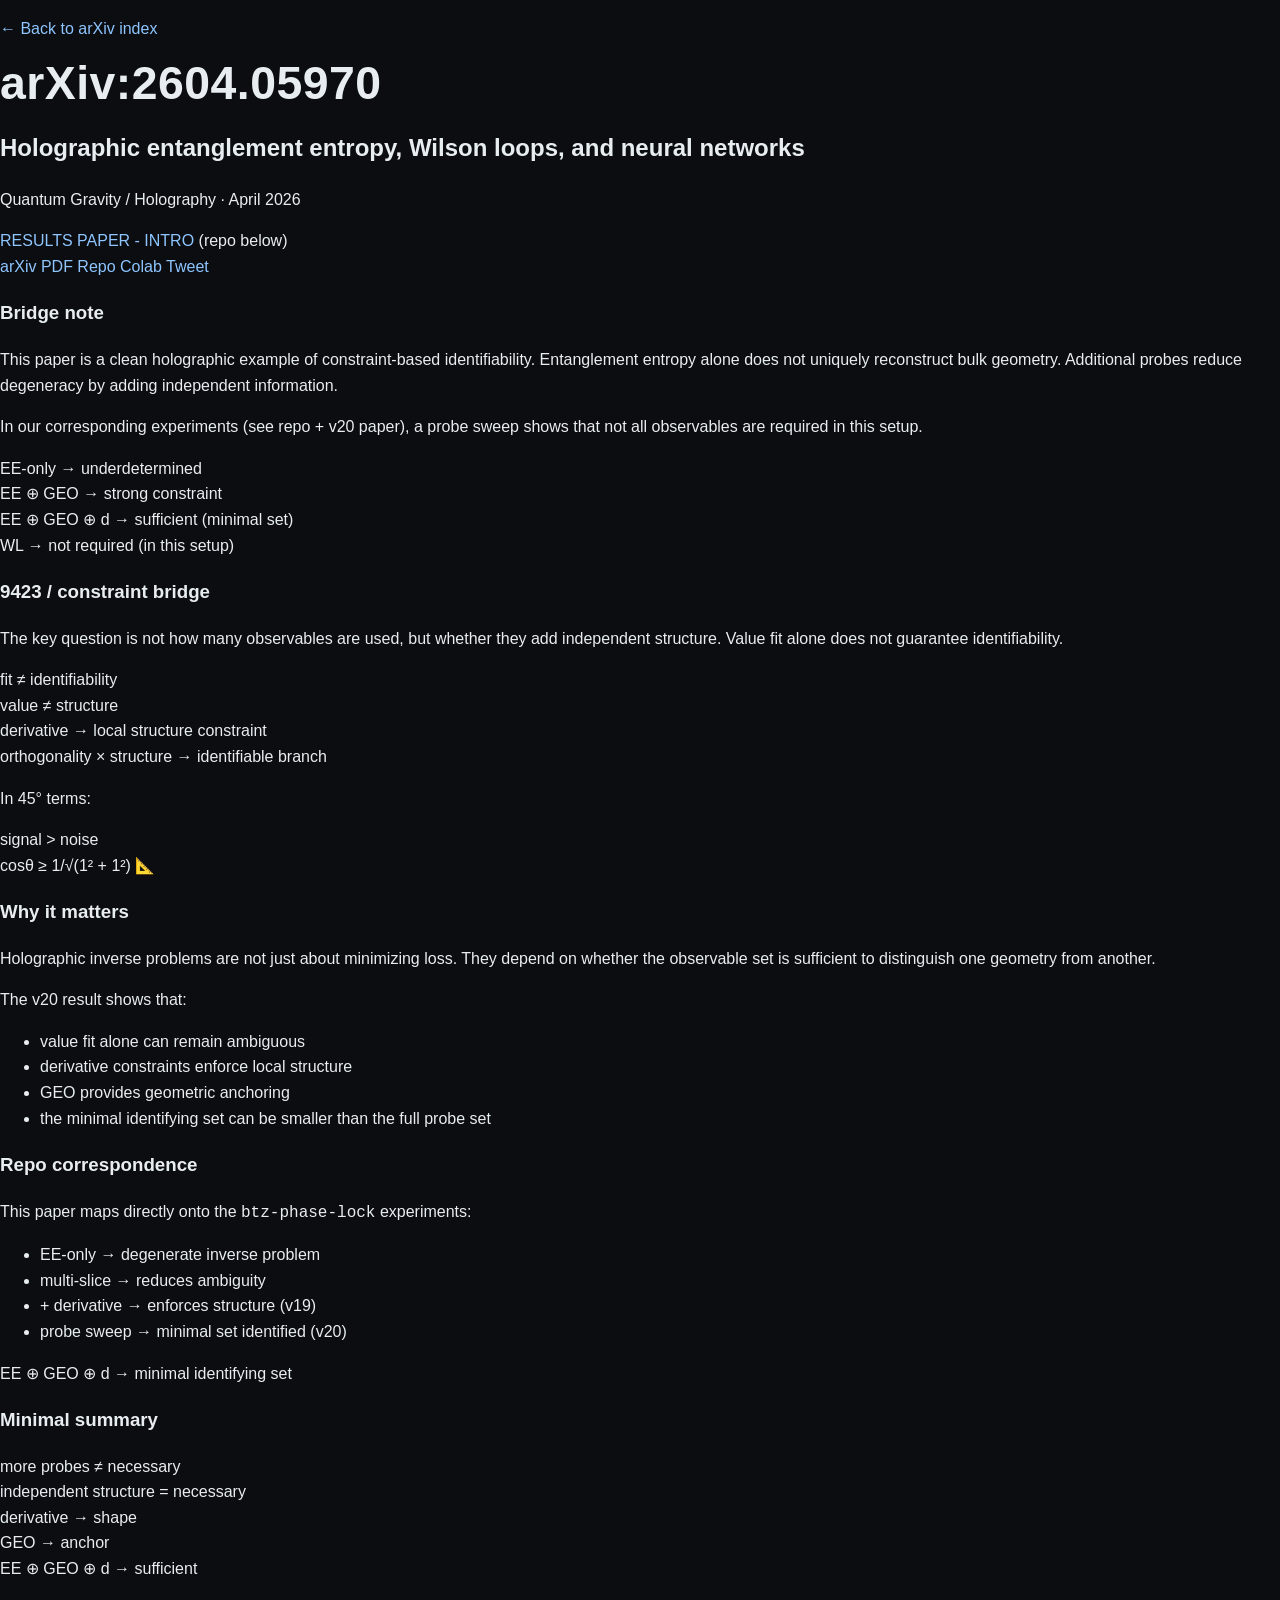
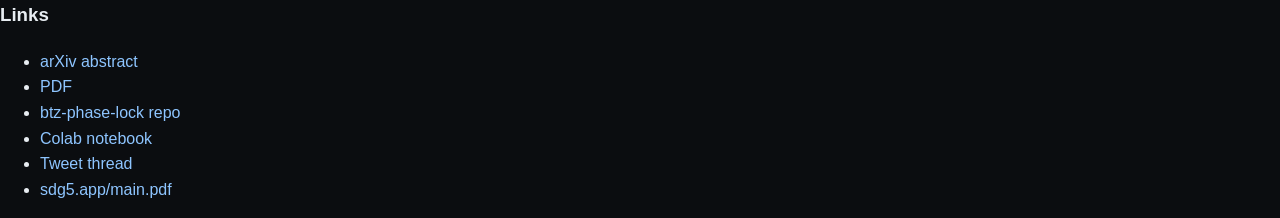
<file: arxiv/papers/2604.05970.html>
<!DOCTYPE html>
<html lang="en">
<head>
  <meta charset="UTF-8" />
  <meta name="viewport" content="width=device-width, initial-scale=1.0" />
  <title>2604.05970 — 9423 Phase-Lock Bridge</title>
  <link rel="stylesheet" href="/arxiv/styles.css" />
</head>
<body>
  <main class="paper-page">

    <p><a href="/arxiv/">← Back to arXiv index</a></p>

    <h1>arXiv:2604.05970</h1>
    <h2>Holographic entanglement entropy, Wilson loops, and neural networks</h2>

    <p class="meta">
      Quantum Gravity / Holography · April 2026
    </p>

    <div class="button-row">
      <a href="https://sdg5.app/btz-phase-lock" target="_blank" rel="noopener noreferrer">RESULTS PAPER - INTRO</a> (repo below)<br />

      <a href="https://arxiv.org/abs/2604.05970" target="_blank" rel="noopener noreferrer">arXiv</a>
      <a href="https://arxiv.org/pdf/2604.05970.pdf" target="_blank" rel="noopener noreferrer">PDF</a>
      <a href="https://github.com/thinkthoughts/btz-phase-lock" target="_blank" rel="noopener noreferrer">Repo</a>
      <a href="https://colab.research.google.com/github/thinkthoughts/btz-phase-lock/blob/main/ads4_phase_lock_v20_probe_sweep.ipynb" target="_blank" rel="noopener noreferrer">Colab</a>
      <a href="https://x.com/Precedent_Vice/status/2041833791745094091" target="_blank" rel="noopener noreferrer">Tweet</a>
    </div>

    <section>
      <h3>Bridge note</h3>
      <p>
        This paper is a clean holographic example of constraint-based identifiability.
        Entanglement entropy alone does not uniquely reconstruct bulk geometry.
        Additional probes reduce degeneracy by adding independent information.
      </p>

      <p>
        In our corresponding experiments (see repo + v20 paper), a probe sweep shows that
        not all observables are required in this setup.
      </p>

      <p class="equation">
        EE-only → underdetermined<br />
        EE ⊕ GEO → strong constraint<br />
        EE ⊕ GEO ⊕ d → sufficient (minimal set)<br />
        WL → not required (in this setup)
      </p>
    </section>

    <section>
      <h3>9423 / constraint bridge</h3>
      <p>
        The key question is not how many observables are used, but whether they add
        independent structure. Value fit alone does not guarantee identifiability.
      </p>

      <p class="equation">
        fit ≠ identifiability<br />
        value ≠ structure<br />
        derivative → local structure constraint<br />
        orthogonality × structure → identifiable branch
      </p>

      <p>
        In 45° terms:
      </p>

      <p class="equation">
        signal &gt; noise<br />
        cosθ ≥ 1/√(1² + 1²) 📐
      </p>
    </section>

    <section>
      <h3>Why it matters</h3>
      <p>
        Holographic inverse problems are not just about minimizing loss.
        They depend on whether the observable set is sufficient to distinguish
        one geometry from another.
      </p>

      <p>
        The v20 result shows that:
      </p>

      <ul>
        <li>value fit alone can remain ambiguous</li>
        <li>derivative constraints enforce local structure</li>
        <li>GEO provides geometric anchoring</li>
        <li>the minimal identifying set can be smaller than the full probe set</li>
      </ul>
    </section>

    <section>
      <h3>Repo correspondence</h3>
      <p>
        This paper maps directly onto the <code>btz-phase-lock</code> experiments:
      </p>

      <ul>
        <li>EE-only → degenerate inverse problem</li>
        <li>multi-slice → reduces ambiguity</li>
        <li>+ derivative → enforces structure (v19)</li>
        <li>probe sweep → minimal set identified (v20)</li>
      </ul>

      <p class="equation">
        EE ⊕ GEO ⊕ d → minimal identifying set
      </p>
    </section>

    <section>
      <h3>Minimal summary</h3>
      <p class="equation">
        more probes ≠ necessary<br />
        independent structure = necessary<br />
        derivative → shape<br />
        GEO → anchor<br />
        EE ⊕ GEO ⊕ d → sufficient
      </p>
    </section>

    <section>
      <h3>Links</h3>
      <ul>
        <li><a href="https://arxiv.org/abs/2604.05970" target="_blank" rel="noopener noreferrer">arXiv abstract</a></li>
        <li><a href="https://arxiv.org/pdf/2604.05970.pdf" target="_blank" rel="noopener noreferrer">PDF</a></li>
        <li><a href="https://github.com/thinkthoughts/btz-phase-lock" target="_blank" rel="noopener noreferrer">btz-phase-lock repo</a></li>
        <li><a href="https://colab.research.google.com/github/thinkthoughts/btz-phase-lock/blob/main/ads4_phase_lock_v20_probe_sweep.ipynb" target="_blank" rel="noopener noreferrer">Colab notebook</a></li>
        <li><a href="https://x.com/Precedent_Vice/status/2041833791745094091" target="_blank" rel="noopener noreferrer">Tweet thread</a></li>
        <li><a href="https://sdg5.app/main.pdf" target="_blank" rel="noopener noreferrer">sdg5.app/main.pdf</a></li>
      </ul>
    </section>

  </main>
</body>
</html>
</file>
<file: arxiv/styles.css>
:root {
--bg: #0b0d10;
--panel: #12161b;
--panel-2: #171c22;
--text: #e8edf2;
--muted: #aab4c0;
--line: #27303a;
--link: #8ec5ff;
--link-hover: #bddfff;
--badge: #202833;
--zero: #c8d1db;
--five: #ff8a65;
--input-bg: #0f1318;
--shadow: rgba(0, 0, 0, 0.28);
}

* {
  box-sizing: border-box;
  }

html {
color-scheme: dark;
}

body {
margin: 0;
font-family: -apple-system, BlinkMacSystemFont, "Segoe UI", sans-serif;
background: var(--bg);
color: var(--text);
line-height: 1.6;
}

.container {
max-width: 1100px;
margin: 0 auto;
padding: 40px 20px 64px;
}

.hero {
text-align: center;
margin-bottom: 28px;
}

h1 {
margin: 0 0 10px;
font-size: 2.9rem;
line-height: 1.1;
letter-spacing: 0.01em;
}

.tagline,
.subtag,
.goal {
margin: 6px 0;
color: var(--muted);
font-size: 1.02rem;
}

.angle {
white-space: nowrap;
}

.controls {
margin: 0 0 18px;
}

#searchInput {
width: 100%;
padding: 13px 14px;
border: 1px solid var(--line);
border-radius: 12px;
background: var(--input-bg);
color: var(--text);
font-size: 1rem;
outline: none;
transition: border-color 0.15s ease, box-shadow 0.15s ease;
}

#searchInput::placeholder {
color: var(--muted);
}

#searchInput:focus {
border-color: var(--link);
box-shadow: 0 0 0 3px rgba(142, 197, 255, 0.14);
}

.table-wrap {
overflow-x: auto;
border: 1px solid var(--line);
border-radius: 16px;
background: var(--panel);
box-shadow: 0 10px 28px var(--shadow);
}

table {
width: 100%;
border-collapse: collapse;
}

thead th {
background: var(--panel-2);
color: var(--text);
font-size: 0.95rem;
font-weight: 600;
letter-spacing: 0.01em;
}

th,
td {
padding: 13px 12px;
border-bottom: 1px solid var(--line);
text-align: left;
vertical-align: top;
}

tbody tr:last-child td {
border-bottom: none;
}

tbody tr:hover {
background: rgba(255, 255, 255, 0.02);
}

a {
color: var(--link);
text-decoration: none;
}

a:hover {
color: var(--link-hover);
text-decoration: underline;
}

.note {
margin-top: 6px;
color: var(--muted);
font-size: 0.95rem;
}

.status {
display: inline-block;
padding: 4px 9px;
border-radius: 999px;
background: var(--badge);
color: var(--text);
font-size: 0.84rem;
line-height: 1.2;
white-space: nowrap;
}

.zero-link {
color: var(--zero);
text-decoration: underline;
text-underline-offset: 2px;
}

.zero-link:hover {
color: var(--link-hover);
}

.engaged {
display: inline-block;
color: var(--five);
font-weight: 700;
white-space: nowrap;
}

.footer {
margin-top: 22px;
text-align: center;
color: var(--muted);
}

.footer p {
margin: 8px 0;
}

code,
pre {
font-family: ui-monospace, SFMono-Regular, Menlo, Monaco, Consolas, "Liberation Mono", monospace;
}

pre {
overflow-x: auto;
padding: 14px;
border: 1px solid var(--line);
border-radius: 12px;
background: var(--panel);
}

@media (max-width: 720px) {
.container {
padding: 28px 14px 48px;
}

h1 {
font-size: 2.2rem;
}

th,
td {
padding: 11px 10px;
font-size: 0.95rem;
}

.tagline,
.subtag,
.goal {
font-size: 0.96rem;
}
}
</file>
